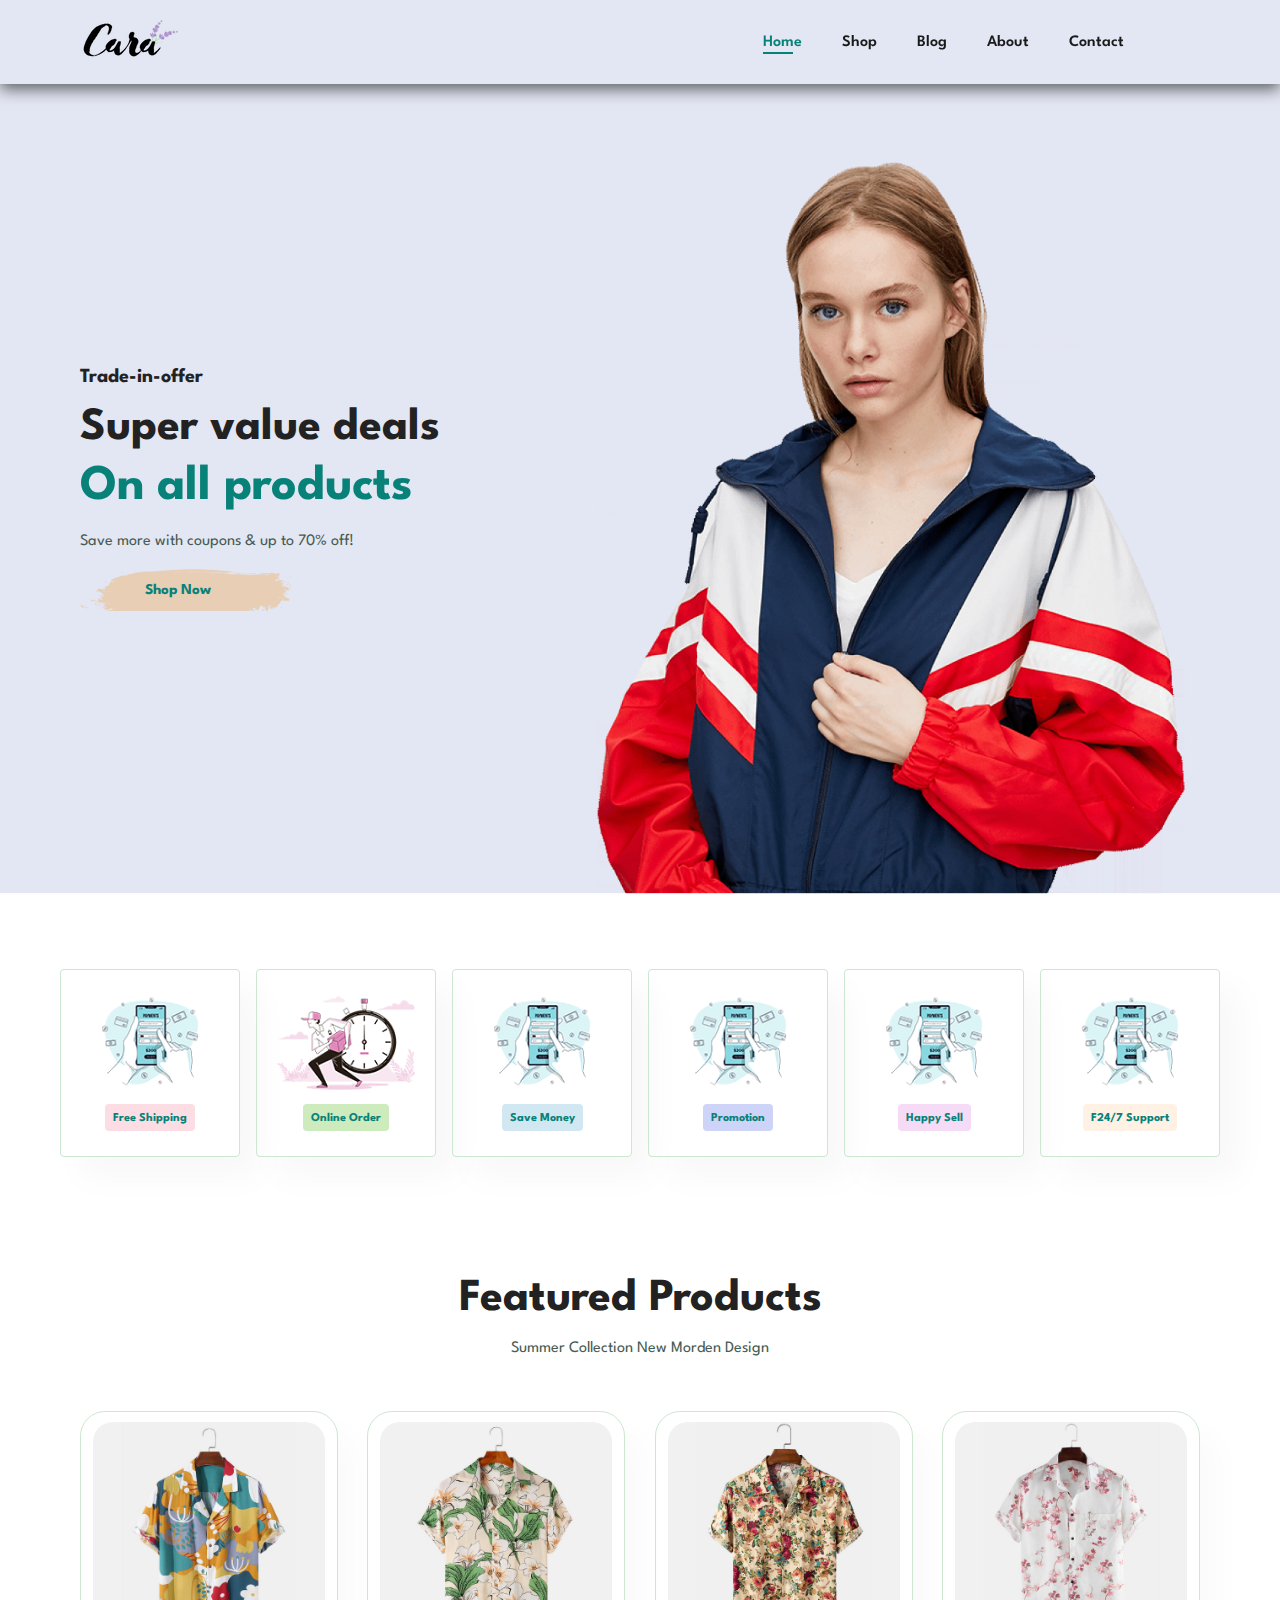
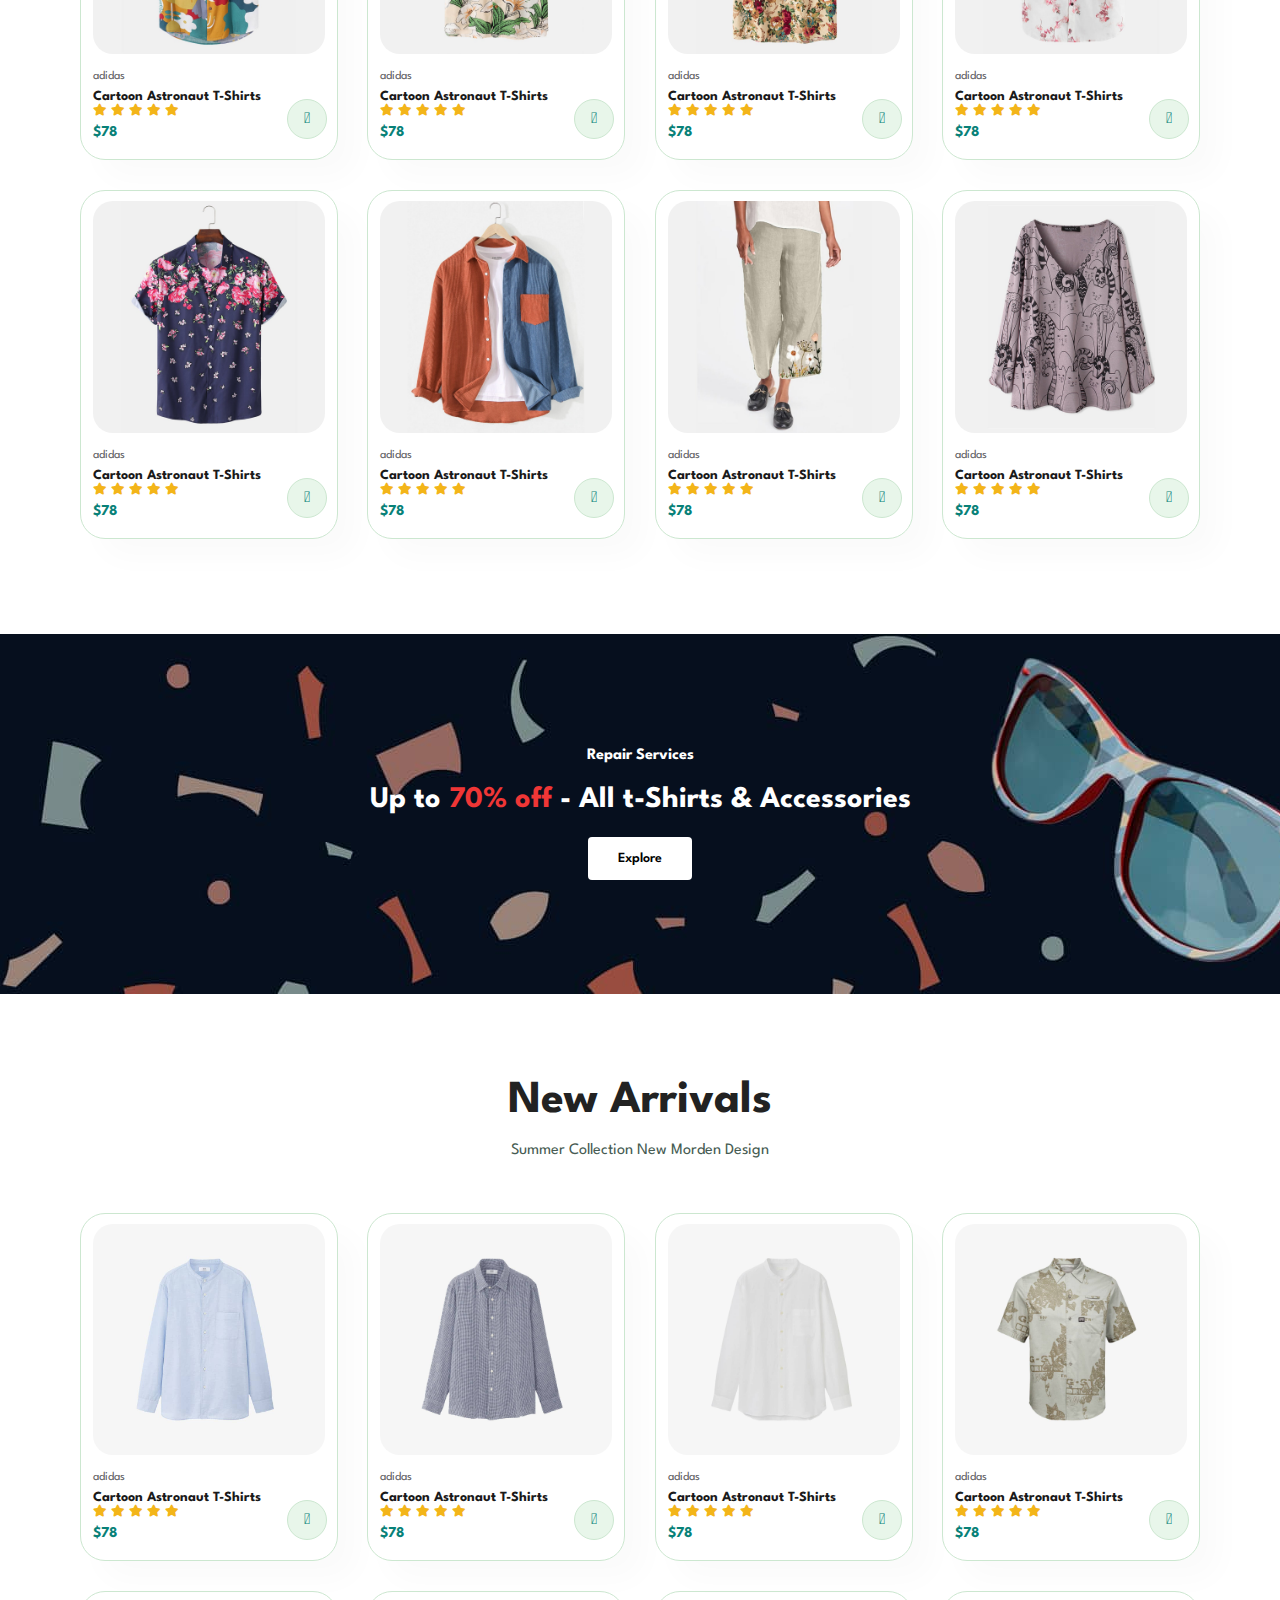
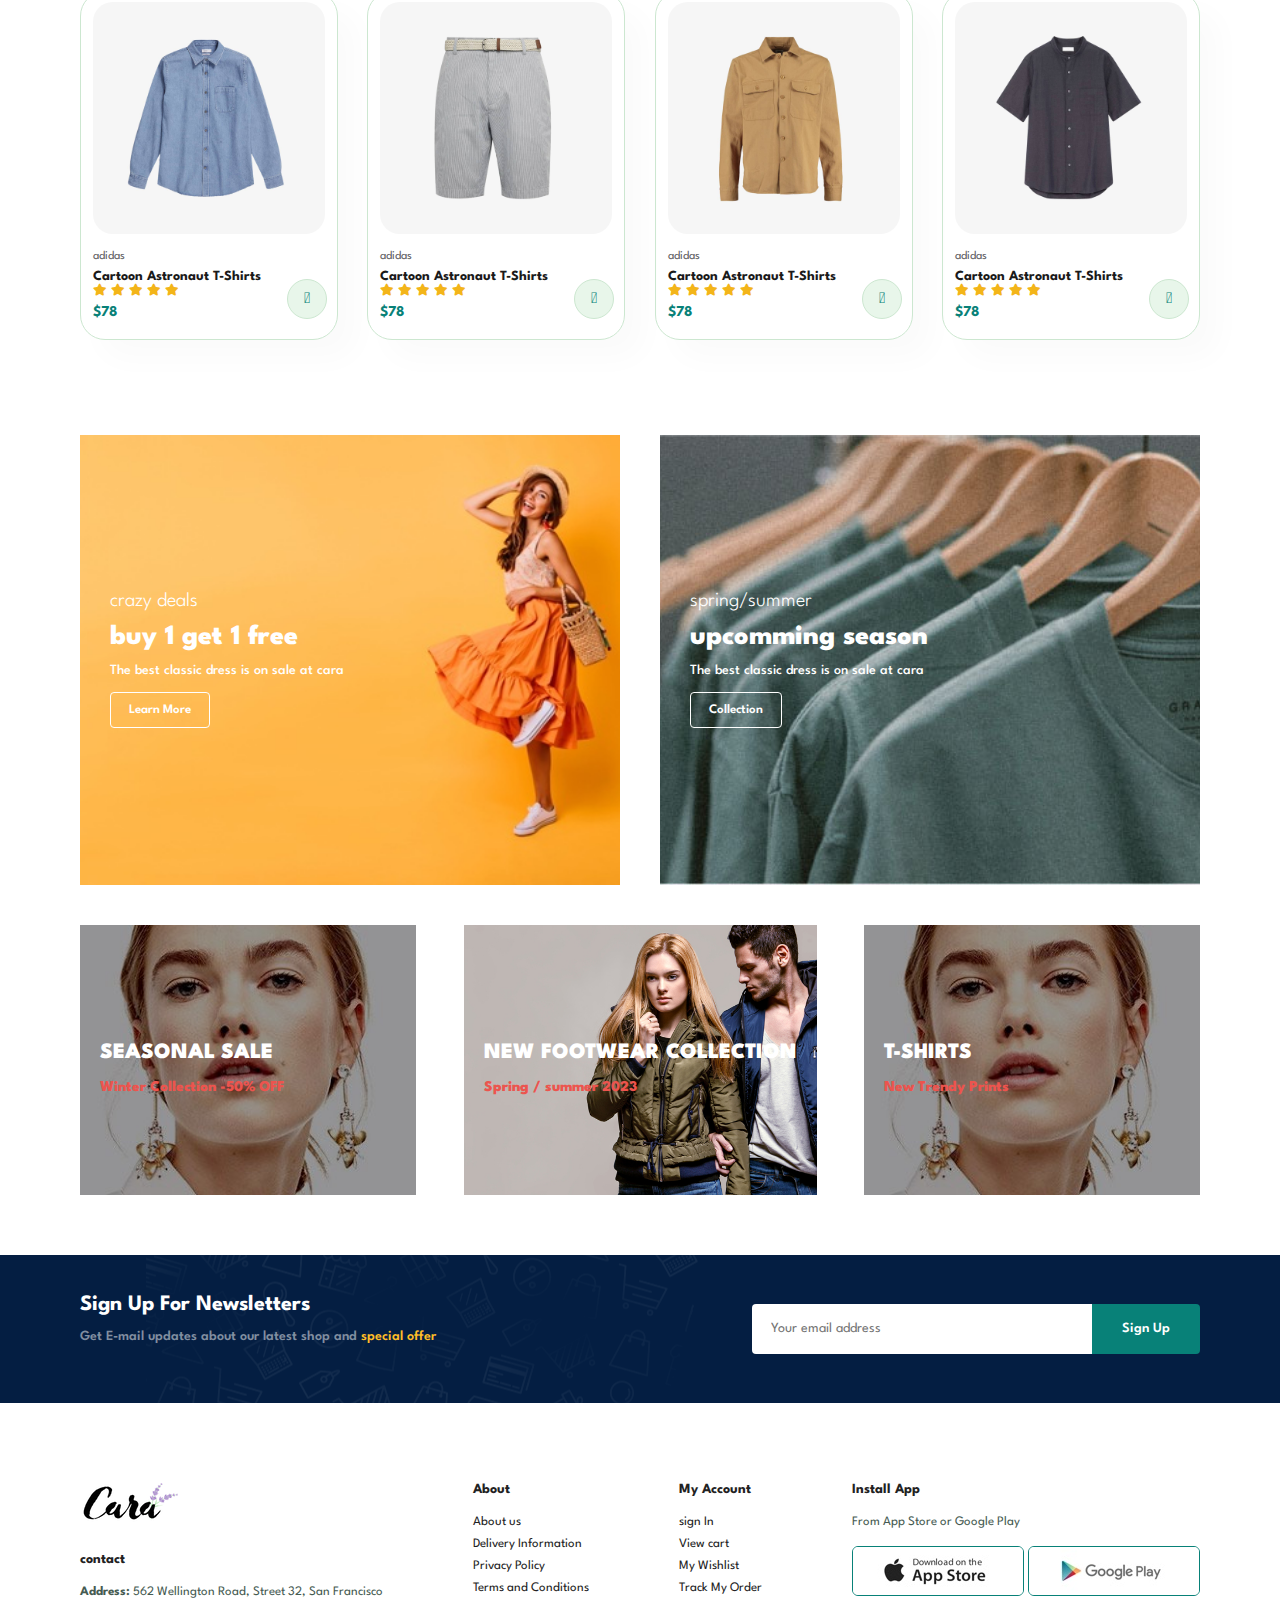
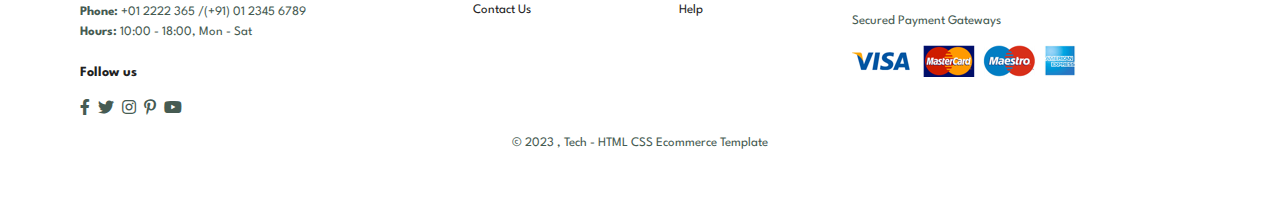
<file: index.html>
<!DOCTYPE html>
<html lang="en">
<head>
    <meta charset="UTF-8">
    <meta http-equiv="X-UA-Compatible" content="IE=edge">
    <meta name="viewport" content="width=device-width, initial-scale=1.0">
    <title>Responsive Multipage Ecommerce Website</title>
    <link rel="stylesheet" href="https://pro.fontawesome.com/releases/v5.10.0/css/all.css" />
    <link rel="stylesheet" href="style.css">
</head>
<body>
    <!-- section bar -->
    <section id="header">
        <a href="#"><img src="img/logo.png" class="logo" alt=""></a>
        <div>
            <ul id="navbar">
                <li><a  class="active" href="index.html">Home</a></li>
                <li><a href="shop.html">Shop</a></li>
                <li><a href="blog.html">Blog</a></li>
                <li><a href="about.html">About</a></li>
                <li><a href="contact.html">Contact</a></li>
                <li id="lg-bag"><a href="cart.html"><i class="far fa-shopping-bag"></i></a></li>
                <a href="#" id="close"  ><i class="far fa-times"></i></a>
            </ul>
        </div>

        <div id="mobile">
            <a href="cart.html"><i class="far fa-shopping-bag"></i></a>
            <i id="bar" class="fas fa-outdent"></i>
        </div>
    </section>
    
    <!-- hero sectionbar -->
    <section id="hero">
       <h4>Trade-in-offer</h4>
       <h2>Super value deals</h2>
       <h1>On all products</h1>
       <p>Save more with coupons & up to 70% off! </p>
       <button>Shop Now</button>
    </section>

    <!-- feature bar -->
    <section id="feature" class="section-p1">
        <div class="box">
            <img src="img/feature/f1.png" alt="">
             <h6>Free Shipping</h6>
        </div>

        <div class="box">
            <img src="img/feature/f2.png" alt="">
             <h6>Online Order</h6>
        </div>

        <div class="box">
            <img src="img/feature/f1.png" alt="">
             <h6>Save Money</h6>
        </div>

        <div class="box">
            <img src="img/feature/f1.png" alt="">
             <h6>Promotion</h6>
        </div>

        <div class="box">
            <img src="img/feature/f1.png" alt="">
             <h6>Happy Sell</h6>
        </div>

        <div class="box">
            <img src="img/feature/f1.png" alt="">
             <h6>F24/7 Support</h6>
        </div>

    </section>

    <section id="product1" class="section-p1">
        <h2>Featured Products</h2>
        <p>Summer Collection New Morden Design</p>

        <div class="pro-container">
            <div class="pro">
           <img src="img/products/f1.jpg" alt="">
           <div class="des">
            <span>
                adidas
            </span>
            <h5>Cartoon Astronaut T-Shirts</h5>
            <div class="star">
                <i class="fas fa-star"></i>
                <i class="fas fa-star"></i>
                <i class="fas fa-star"></i>
                <i class="fas fa-star"></i>
                <i class="fas fa-star"></i>
            </div>
            <h4>$78</h4>
           </div>
           <a href="#"><i class="fal fa-shopping-cart cart "></i></a>
          </div>
          <div class="pro">
            <img src="img/products/f2.jpg" alt="">
            <div class="des">
             <span>
                 adidas
             </span>
             <h5>Cartoon Astronaut T-Shirts</h5>
             <div class="star">
                 <i class="fas fa-star"></i>
                 <i class="fas fa-star"></i>
                 <i class="fas fa-star"></i>
                 <i class="fas fa-star"></i>
                 <i class="fas fa-star"></i>
             </div>
             <h4>$78</h4>
            </div>
            <a href="#"><i class="fal fa-shopping-cart cart "></i></a>
           </div>   <div class="pro">
            <img src="img/products/f3.jpg" alt="">
            <div class="des">
             <span>
                 adidas
             </span>
             <h5>Cartoon Astronaut T-Shirts</h5>
             <div class="star">
                 <i class="fas fa-star"></i>
                 <i class="fas fa-star"></i>
                 <i class="fas fa-star"></i>
                 <i class="fas fa-star"></i>
                 <i class="fas fa-star"></i>
             </div>
             <h4>$78</h4>
            </div>
            <a href="#"><i class="fal fa-shopping-cart cart "></i></a>
           </div>   <div class="pro">
            <img src="img/products/f4.jpg" alt="">
            <div class="des">
             <span>
                 adidas
             </span>
             <h5>Cartoon Astronaut T-Shirts</h5>
             <div class="star">
                 <i class="fas fa-star"></i>
                 <i class="fas fa-star"></i>
                 <i class="fas fa-star"></i>
                 <i class="fas fa-star"></i>
                 <i class="fas fa-star"></i>
             </div>
             <h4>$78</h4>
            </div>
            <a href="#"><i class="fal fa-shopping-cart cart "></i></a>
           </div>   <div class="pro">
            <img src="img/products/f5.jpg" alt="">
            <div class="des">
             <span>
                 adidas
             </span>
             <h5>Cartoon Astronaut T-Shirts</h5>
             <div class="star">
                 <i class="fas fa-star"></i>
                 <i class="fas fa-star"></i>
                 <i class="fas fa-star"></i>
                 <i class="fas fa-star"></i>
                 <i class="fas fa-star"></i>
             </div>
             <h4>$78</h4>
            </div>
            <a href="#"><i class="fal fa-shopping-cart cart "></i></a>
           </div>   <div class="pro">
            <img src="img/products/f6.jpg" alt="">
            <div class="des">
             <span>
                 adidas
             </span>
             <h5>Cartoon Astronaut T-Shirts</h5>
             <div class="star">
                 <i class="fas fa-star"></i>
                 <i class="fas fa-star"></i>
                 <i class="fas fa-star"></i>
                 <i class="fas fa-star"></i>
                 <i class="fas fa-star"></i>
             </div>
             <h4>$78</h4>
            </div>
            <a href="#"><i class="fal fa-shopping-cart cart "></i></a>
           </div>   <div class="pro">
            <img src="img/products/f7.jpg" alt="">
            <div class="des">
             <span>
                 adidas
             </span>
             <h5>Cartoon Astronaut T-Shirts</h5>
             <div class="star">
                 <i class="fas fa-star"></i>
                 <i class="fas fa-star"></i>
                 <i class="fas fa-star"></i>
                 <i class="fas fa-star"></i>
                 <i class="fas fa-star"></i>
             </div>
             <h4>$78</h4>
            </div>
            <a href="#"><i class="fal fa-shopping-cart cart "></i></a>
           </div>   <div class="pro">
            <img src="img/products/f8.jpg" alt="">
            <div class="des">
             <span>
                 adidas
             </span>
             <h5>Cartoon Astronaut T-Shirts</h5>
             <div class="star">
                 <i class="fas fa-star"></i>
                 <i class="fas fa-star"></i>
                 <i class="fas fa-star"></i>
                 <i class="fas fa-star"></i>
                 <i class="fas fa-star"></i>
             </div>
             <h4>$78</h4>
            </div>
            <a href="#"><i class="fal fa-shopping-cart cart "></i></a>
           </div>
        </div>
    </section>

    <!-- banner bar -->
    <section id="banner" class="section-m1">
        <h4>Repair Services</h4>
        <h2>Up to <span>70% off</span> - All t-Shirts & Accessories</h2>
        <button class="normal">Explore</button>
    </section>
     
    <!-- new arrival feature bar -->
    <section id="product1" class="section-p1">
        <h2>New Arrivals</h2>
        <p>Summer Collection New Morden Design</p>

        <div class="pro-container">
            <div class="pro">
           <img src="img/products/n1.jpg" alt="">
           <div class="des">
            <span>
                adidas
            </span>
            <h5>Cartoon Astronaut T-Shirts</h5>
            <div class="star">
                <i class="fas fa-star"></i>
                <i class="fas fa-star"></i>
                <i class="fas fa-star"></i>
                <i class="fas fa-star"></i>
                <i class="fas fa-star"></i>
            </div>
            <h4>$78</h4>
           </div>
           <a href="#"><i class="fal fa-shopping-cart cart "></i></a>
          </div>
          <div class="pro">
            <img src="img/products/n2.jpg" alt="">
            <div class="des">
             <span>
                 adidas
             </span>
             <h5>Cartoon Astronaut T-Shirts</h5>
             <div class="star">
                 <i class="fas fa-star"></i>
                 <i class="fas fa-star"></i>
                 <i class="fas fa-star"></i>
                 <i class="fas fa-star"></i>
                 <i class="fas fa-star"></i>
             </div>
             <h4>$78</h4>
            </div>
            <a href="#"><i class="fal fa-shopping-cart cart "></i></a>
           </div>   <div class="pro">
            <img src="img/products/n3.jpg" alt="">
            <div class="des">
             <span>
                 adidas
             </span>
             <h5>Cartoon Astronaut T-Shirts</h5>
             <div class="star">
                 <i class="fas fa-star"></i>
                 <i class="fas fa-star"></i>
                 <i class="fas fa-star"></i>
                 <i class="fas fa-star"></i>
                 <i class="fas fa-star"></i>
             </div>
             <h4>$78</h4>
            </div>
            <a href="#"><i class="fal fa-shopping-cart cart "></i></a>
           </div>   <div class="pro">
            <img src="img/products/n4.jpg" alt="">
            <div class="des">
             <span>
                 adidas
             </span>
             <h5>Cartoon Astronaut T-Shirts</h5>
             <div class="star">
                 <i class="fas fa-star"></i>
                 <i class="fas fa-star"></i>
                 <i class="fas fa-star"></i>
                 <i class="fas fa-star"></i>
                 <i class="fas fa-star"></i>
             </div>
             <h4>$78</h4>
            </div>
            <a href="#"><i class="fal fa-shopping-cart cart "></i></a>
           </div>   <div class="pro">
            <img src="img/products/n5.jpg" alt="">
            <div class="des">
             <span>
                 adidas
             </span>
             <h5>Cartoon Astronaut T-Shirts</h5>
             <div class="star">
                 <i class="fas fa-star"></i>
                 <i class="fas fa-star"></i>
                 <i class="fas fa-star"></i>
                 <i class="fas fa-star"></i>
                 <i class="fas fa-star"></i>
             </div>
             <h4>$78</h4>
            </div>
            <a href="#"><i class="fal fa-shopping-cart cart "></i></a>
           </div>   <div class="pro">
            <img src="img/products/n6.jpg" alt="">
            <div class="des">
             <span>
                 adidas
             </span>
             <h5>Cartoon Astronaut T-Shirts</h5>
             <div class="star">
                 <i class="fas fa-star"></i>
                 <i class="fas fa-star"></i>
                 <i class="fas fa-star"></i>
                 <i class="fas fa-star"></i>
                 <i class="fas fa-star"></i>
             </div>
             <h4>$78</h4>
            </div>
            <a href="#"><i class="fal fa-shopping-cart cart "></i></a>
           </div>   <div class="pro">
            <img src="img/products/n7.jpg" alt="">
            <div class="des">
             <span>
                 adidas
             </span>
             <h5>Cartoon Astronaut T-Shirts</h5>
             <div class="star">
                 <i class="fas fa-star"></i>
                 <i class="fas fa-star"></i>
                 <i class="fas fa-star"></i>
                 <i class="fas fa-star"></i>
                 <i class="fas fa-star"></i>
             </div>
             <h4>$78</h4>
            </div>
            <a href="#"><i class="fal fa-shopping-cart cart "></i></a>
           </div>   <div class="pro">
            <img src="img/products/n8.jpg" alt="">
            <div class="des">
             <span>
                 adidas
             </span>
             <h5>Cartoon Astronaut T-Shirts</h5>
             <div class="star">
                 <i class="fas fa-star"></i>
                 <i class="fas fa-star"></i>
                 <i class="fas fa-star"></i>
                 <i class="fas fa-star"></i>
                 <i class="fas fa-star"></i>
             </div>
             <h4>$78</h4>
            </div>
            <a href="#"><i class="fal fa-shopping-cart cart "></i></a>
           </div>
        </div>
    </section>

    <!-- banner2 bar -->
    <section id="sm-banner1" class="section-p1">
        <div class="banner-box">
            <h4>crazy deals</h4>
            <h2>buy 1 get 1 free</h2>
            <span>The best classic dress is on sale at cara</span>
            <button class="white">Learn More</button>
        </div>
        <div class="banner-box banner-box2">
            <h4>spring/summer</h4>
            <h2>upcomming season</h2>
            <span>The best classic dress is on sale at cara</span>
            <button class="white">Collection</button>
        </div>
    </section>

    <!-- banner3 bar -->
    <section id="banner3">
        <div class="banner-box  ">
            <h2>SEASONAL SALE</h2>
            <h3>Winter Collection -50% OFF</h3>
        </div>
        <div class="banner-box banner-box2">
            <h2>NEW FOOTWEAR COLLECTION</h2>
            <h3>Spring / summer 2023</h3>
        </div>
        <div class="banner-box banner-box3">
            <h2>T-SHIRTS</h2>
            <h3>New Trendy Prints</h3>
        </div>
    </section>

    <!-- newsletterSection -->
    <section id="newsletter"  class="section-p1 section-m1">
       <div class="newstext">
        <h4>Sign Up For Newsletters</h4>
        <p>Get E-mail updates about our latest shop and <span>special offer</span></p>
       </div>
       <div class="form">
        <input type="text" placeholder="Your email address">
        <button class="normal">Sign Up</button>
       </div>
    </section>

    <!-- footer bar -->
    <footer class="section-p1">
        <div class="col">
            <img  class="logo" src="img/logo.png" alt="">
            <h4>contact</h4>
            <p><strong>Address: </strong>562 Wellington Road, Street 32, San Francisco</p>
            <p><strong>Phone:</strong> +01 2222 365 /(+91) 01 2345 6789 </p>
            <p><strong>Hours:</strong> 10:00 - 18:00, Mon - Sat</p>
            <div class="follow">
                <h4>Follow us</h4>
                <div class="icon">
                    <i class="fab fa-facebook-f"></i>
                    <i class="fab fa-twitter"></i>
                    <i class="fab fa-instagram"></i>
                    <i class="fab fa-pinterest-p"></i>
                    <i class="fab fa-youtube"></i>
                </div>
            </div>
        </div>

        <div class="col">
            <h4>About</h4>
            <a href="#">About us</a>
            <a href="#">Delivery Information</a>
            <a href="#">Privacy Policy</a>
            <a href="#">Terms and Conditions</a>
            <a href="#">Contact Us</a>
        </div>


        <div class="col">
            <h4>My Account</h4>
            <a href="#">sign In</a>
            <a href="#">View cart</a>
            <a href="#">My Wishlist</a>
            <a href="#">Track My Order</a>
            <a href="#">Help</a>
        </div>

         
        <div class="col install">
            <h4>Install App</h4>
            <p>From App Store or Google Play</p>
            <div class="row">
                <img src="img/pay/app.jpg" alt="">
                <img src="img/pay/play.jpg" alt="">
            </div>
            <p>Secured Payment Gateways</p>
            <img src="img/pay/pay.png" alt="">
        </div>
        
        <div class="copyright">
            <p>© 2023 , Tech - HTML CSS Ecommerce Template</p>
        </div>
    </footer>
    
    <script  src="./script.js"></script>
</body>
</html>
</file>
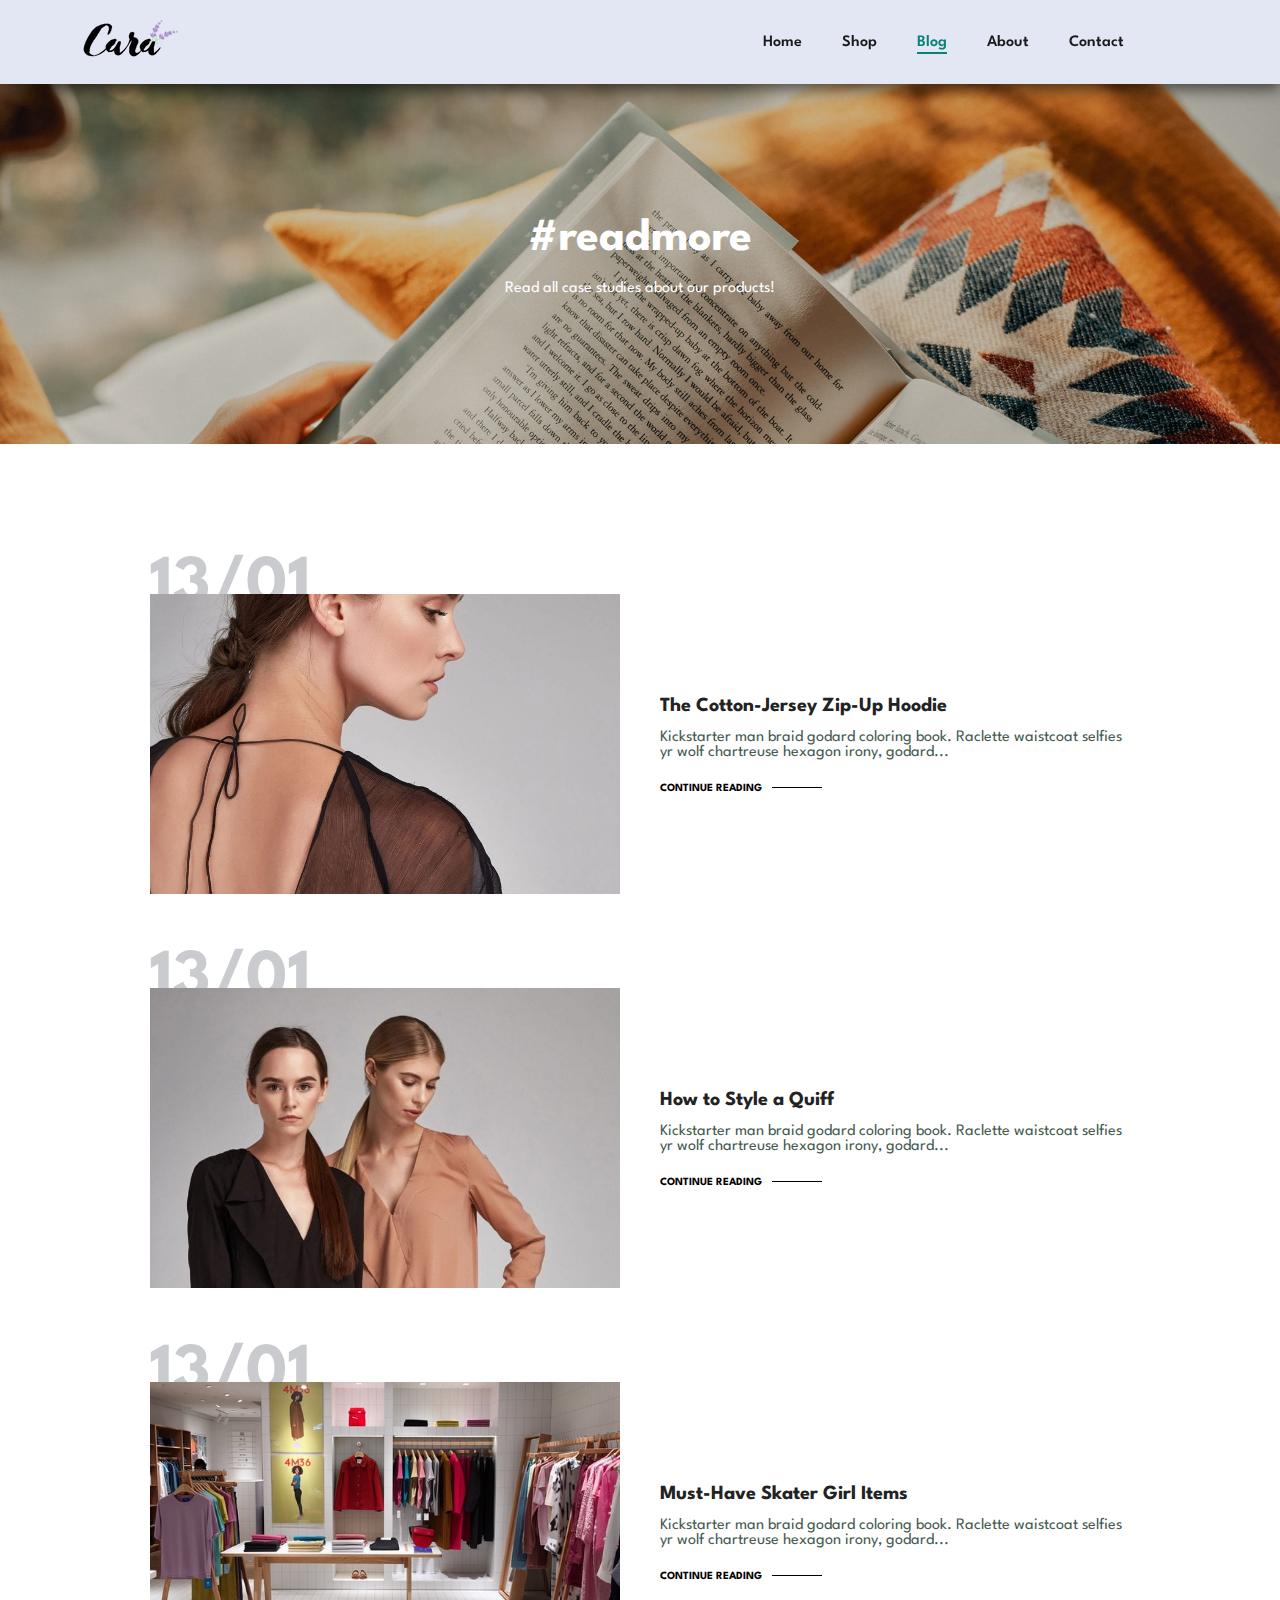
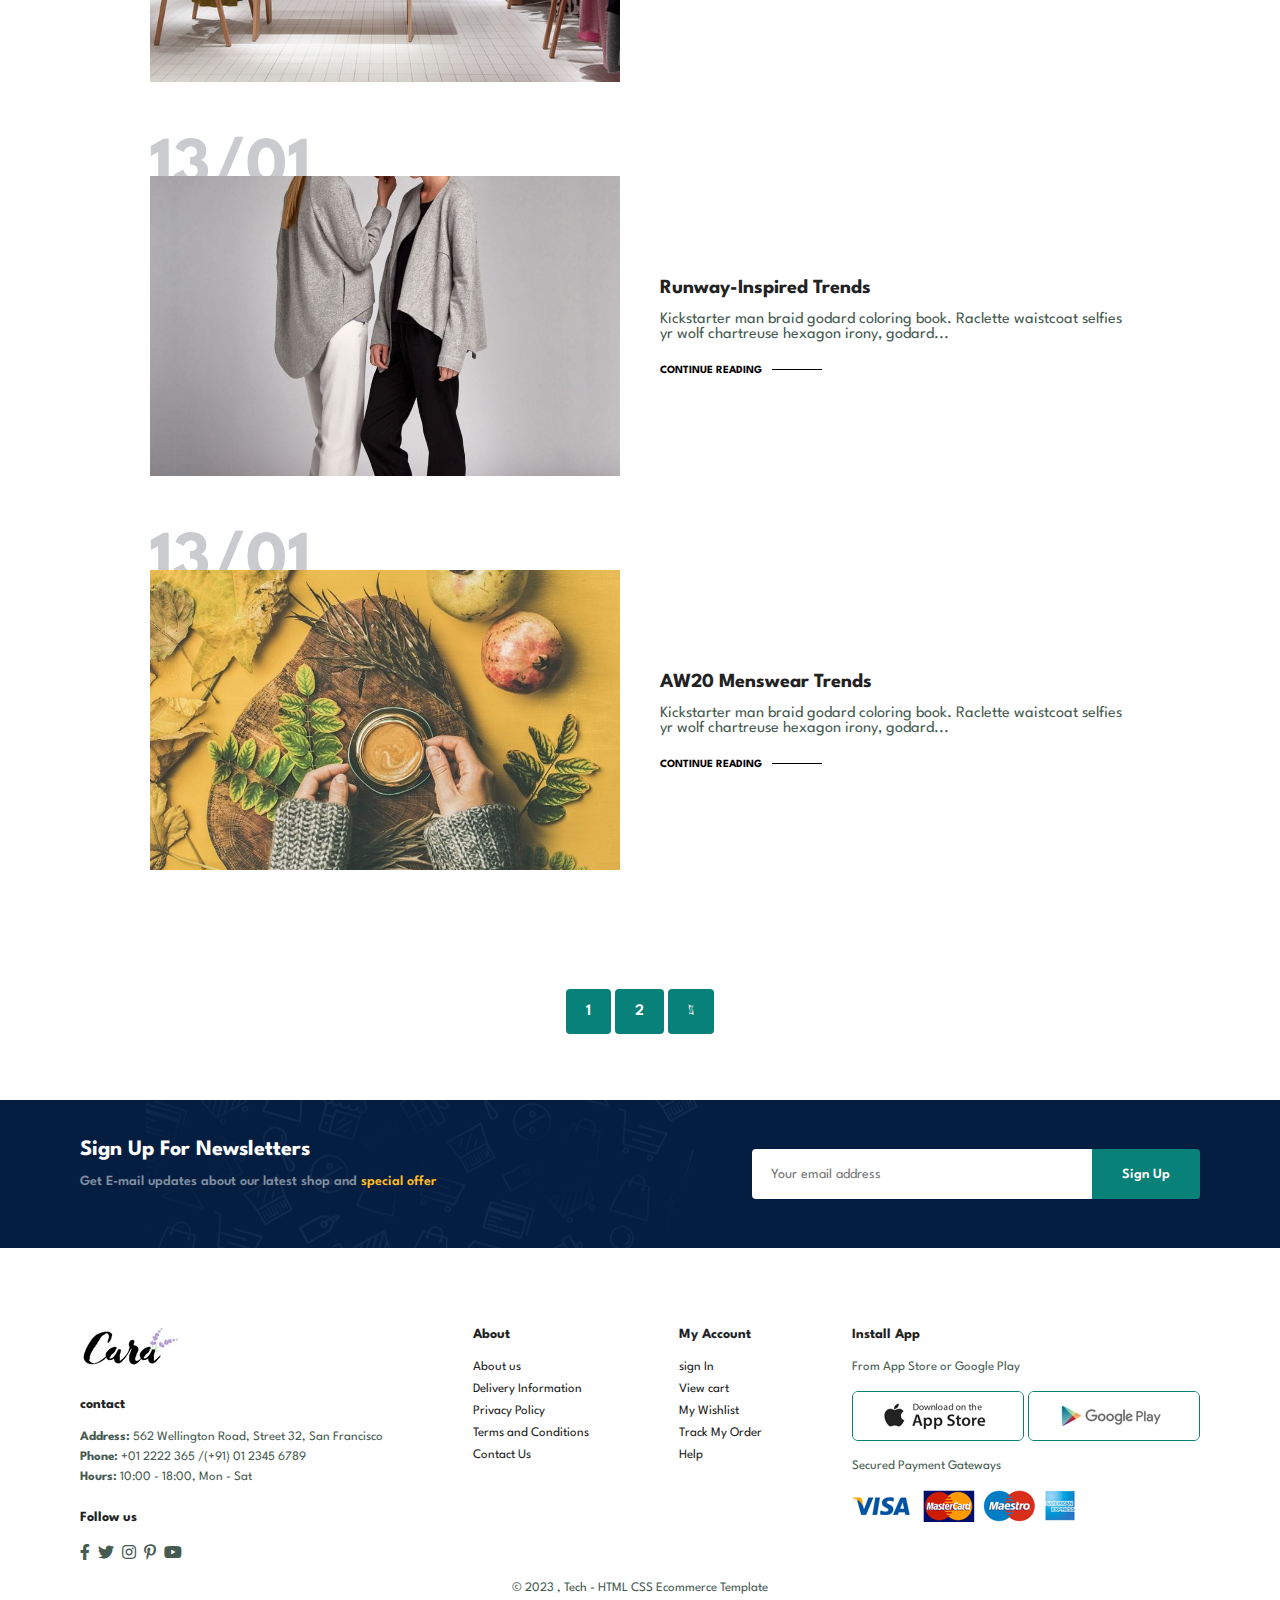
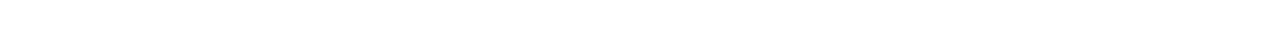
<file: blog.html>
<!DOCTYPE html>
<html lang="en">
<head>
    <meta charset="UTF-8">
    <meta http-equiv="X-UA-Compatible" content="IE=edge">
    <meta name="viewport" content="width=device-width, initial-scale=1.0">
    <title>Responsive Multipage Ecommerce Website</title>
    <link rel="stylesheet" href="https://pro.fontawesome.com/releases/v5.10.0/css/all.css" />
    <link rel="stylesheet" href="style.css">
</head>
<body>
    <!-- section bar -->
    <section id="header">
        <a href="#"><img src="img/logo.png" class="logo" alt=""></a>
        <div>
            <ul id="navbar">
                <li><a  href="index.html">Home</a></li>
                <li><a  href="shop.html">Shop</a></li>
                <li><a  class="active" href="blog.html">Blog</a></li>
                <li><a href="about.html">About</a></li>
                <li><a href="contact.html">Contact</a></li>
                <li id="lg-bag"><a href="cart.html"><i class="far fa-shopping-bag"></i></a></li>
                <a href="#" id="close"  ><i class="far fa-times"></i></a>
            </ul>
        </div>

        <div id="mobile">
            <a href="cart.html"><i class="far fa-shopping-bag"></i></a>
            <i id="bar" class="fas fa-outdent"></i>
        </div>
    </section>
    
    <!-- hero sectionbar -->
    <section id="page-header" class="blog-header">
       <h2>#readmore</h2>
       <p>Read all case studies about our products! </p>
    </section>

     <!-- blog section -->
     <section id="blog">
        <div class="blog-box">
            <div class="blog-img">
                <img src="img/blog/b1.jpg" alt="">
            </div>
            <div class="blog-details">
                <h4>The Cotton-Jersey Zip-Up Hoodie</h4>
                <p>
                    Kickstarter man braid godard coloring book. Raclette waistcoat selfies yr 
                    wolf chartreuse hexagon irony, godard...</p>
                    <a href="#">CONTINUE READING</a>
            </div>
            <h1>13/01</h1>
        </div>
        
        <div class="blog-box">
            <div class="blog-img">
                <img src="img/blog/b2.jpg" alt="">
            </div>
            <div class="blog-details">
                <h4>How to Style a Quiff</h4>
                <p>
                    Kickstarter man braid godard coloring book. Raclette waistcoat selfies yr 
                    wolf chartreuse hexagon irony, godard...</p>
                    <a href="#">CONTINUE READING</a>
            </div>
            <h1>13/01</h1>
        </div>

        <div class="blog-box">
            <div class="blog-img">
                <img src="img/blog/b3.jpg" alt="">
            </div>
            <div class="blog-details">
                <h4>Must-Have Skater Girl Items</h4>
                <p>
                    Kickstarter man braid godard coloring book. Raclette waistcoat selfies yr 
                    wolf chartreuse hexagon irony, godard...</p>
                    <a href="#">CONTINUE READING</a>
            </div>
            <h1>13/01</h1>
        </div>

        <div class="blog-box">
            <div class="blog-img">
                <img src="img/blog/b4.jpg" alt="">
            </div>
            <div class="blog-details">
                <h4>Runway-Inspired Trends</h4>
                <p>
                    Kickstarter man braid godard coloring book. Raclette waistcoat selfies yr 
                    wolf chartreuse hexagon irony, godard...</p>
                    <a href="#">CONTINUE READING</a>
            </div>
            <h1>13/01</h1>
        </div>

        <div class="blog-box">
            <div class="blog-img">
                <img src="img/blog/b6.jpg" alt="">
            </div>
            <div class="blog-details">
                <h4>AW20 Menswear Trends</h4>
                <p>
                    Kickstarter man braid godard coloring book. Raclette waistcoat selfies yr 
                    wolf chartreuse hexagon irony, godard...</p>
                    <a href="#">CONTINUE READING</a>
            </div>
            <h1>13/01</h1>
        </div>
     </section>

    <section id="pagination" class="section-p1">
        <a href="#">1</a>
        <a href="#">2</a>
        <a href="#"><i class="fal fa-long-arrow-alt-right"></i></a>

    </section>

    <!-- newsletterSection -->
    <section id="newsletter"  class="section-p1 section-m1">
       <div class="newstext">
        <h4>Sign Up For Newsletters</h4>
        <p>Get E-mail updates about our latest shop and <span>special offer</span></p>
       </div>
       <div class="form">
        <input type="text" placeholder="Your email address">
        <button class="normal">Sign Up</button>
       </div>
    </section>

    <!-- footer bar -->
    <footer class="section-p1">
        <div class="col">
            <img  class="logo" src="img/logo.png" alt="">
            <h4>contact</h4>
            <p><strong>Address: </strong>562 Wellington Road, Street 32, San Francisco</p>
            <p><strong>Phone:</strong> +01 2222 365 /(+91) 01 2345 6789 </p>
            <p><strong>Hours:</strong> 10:00 - 18:00, Mon - Sat</p>
            <div class="follow">
                <h4>Follow us</h4>
                <div class="icon">
                    <i class="fab fa-facebook-f"></i>
                    <i class="fab fa-twitter"></i>
                    <i class="fab fa-instagram"></i>
                    <i class="fab fa-pinterest-p"></i>
                    <i class="fab fa-youtube"></i>
                </div>
            </div>
        </div>

        <div class="col">
            <h4>About</h4>
            <a href="#">About us</a>
            <a href="#">Delivery Information</a>
            <a href="#">Privacy Policy</a>
            <a href="#">Terms and Conditions</a>
            <a href="#">Contact Us</a>
        </div>


        <div class="col">
            <h4>My Account</h4>
            <a href="#">sign In</a>
            <a href="#">View cart</a>
            <a href="#">My Wishlist</a>
            <a href="#">Track My Order</a>
            <a href="#">Help</a>
        </div>

         
        <div class="col install">
            <h4>Install App</h4>
            <p>From App Store or Google Play</p>
            <div class="row">
                <img src="img/pay/app.jpg" alt="">
                <img src="img/pay/play.jpg" alt="">
            </div>
            <p>Secured Payment Gateways</p>
            <img src="img/pay/pay.png" alt="">
        </div>
        
        <div class="copyright">
            <p>© 2023 , Tech - HTML CSS Ecommerce Template</p>
        </div>
    </footer>
    
    <script  src="./script.js"></script>
</body>
</html>
</file>
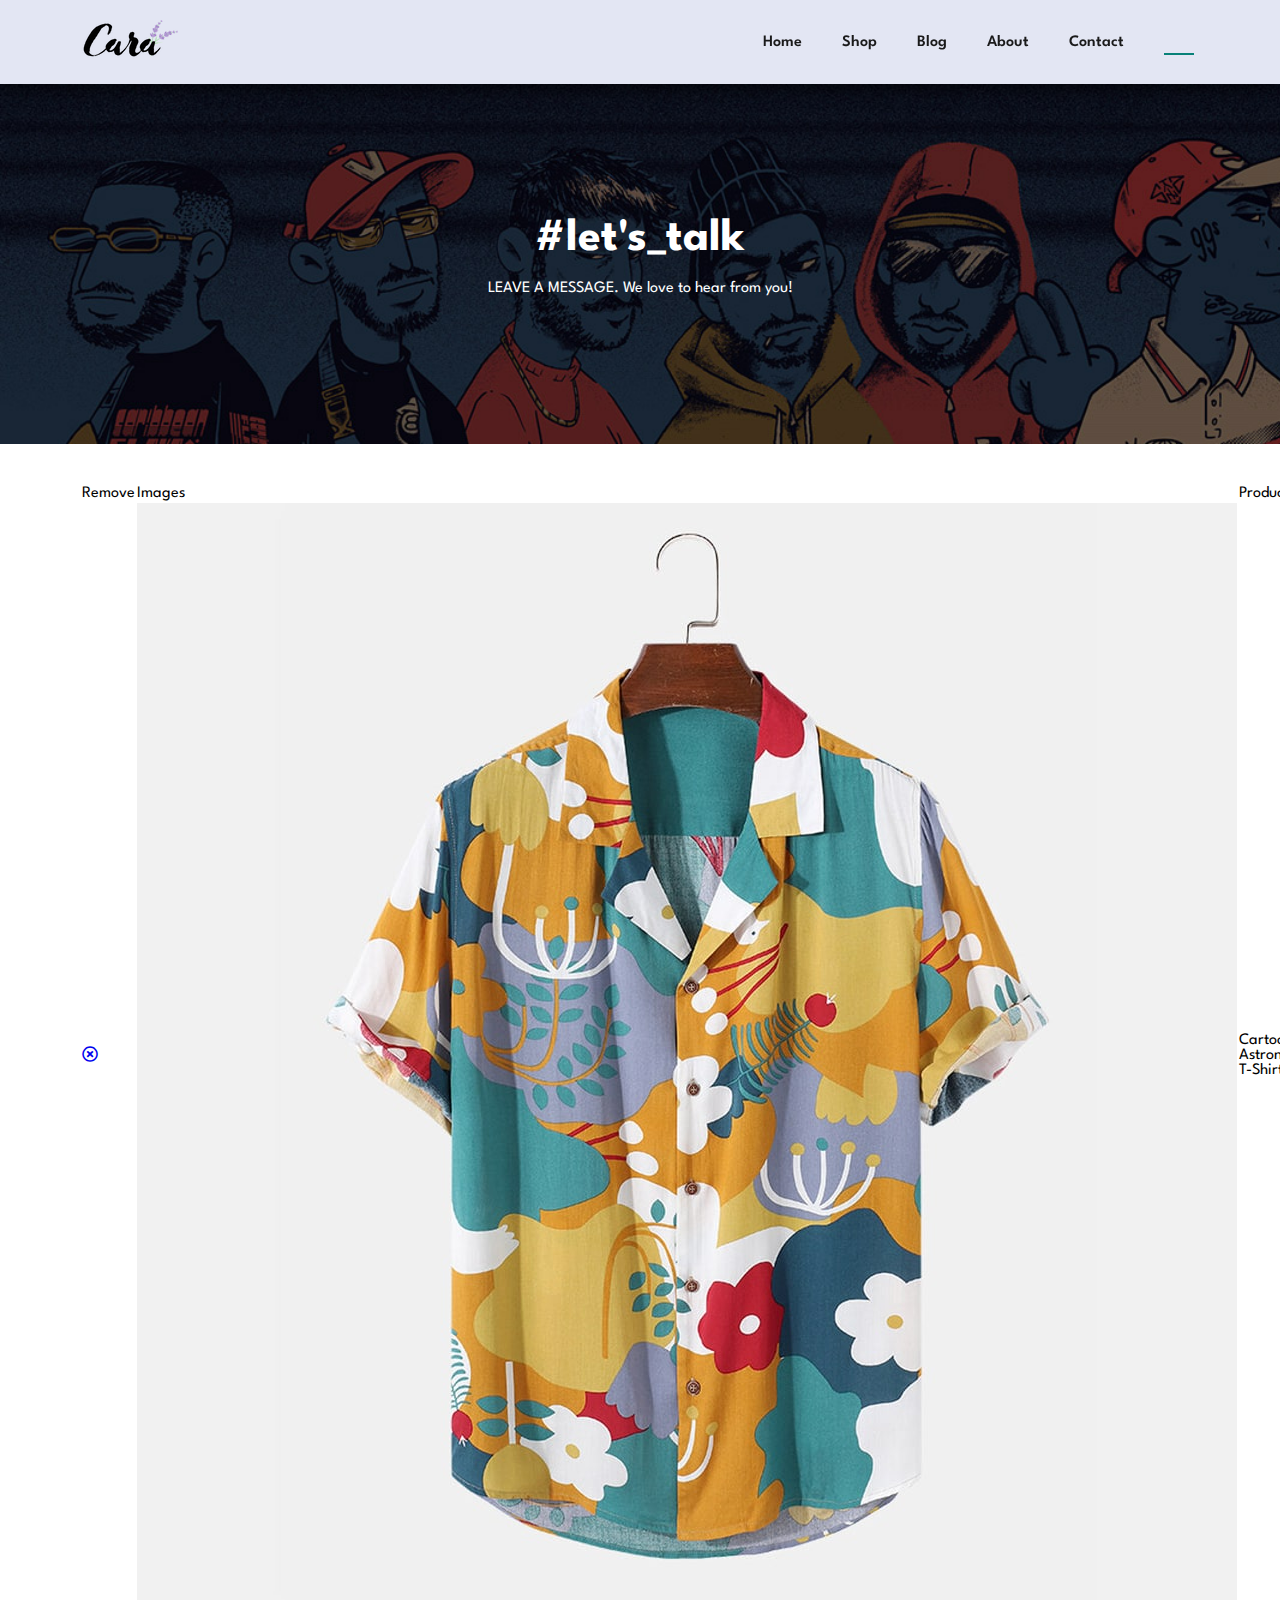
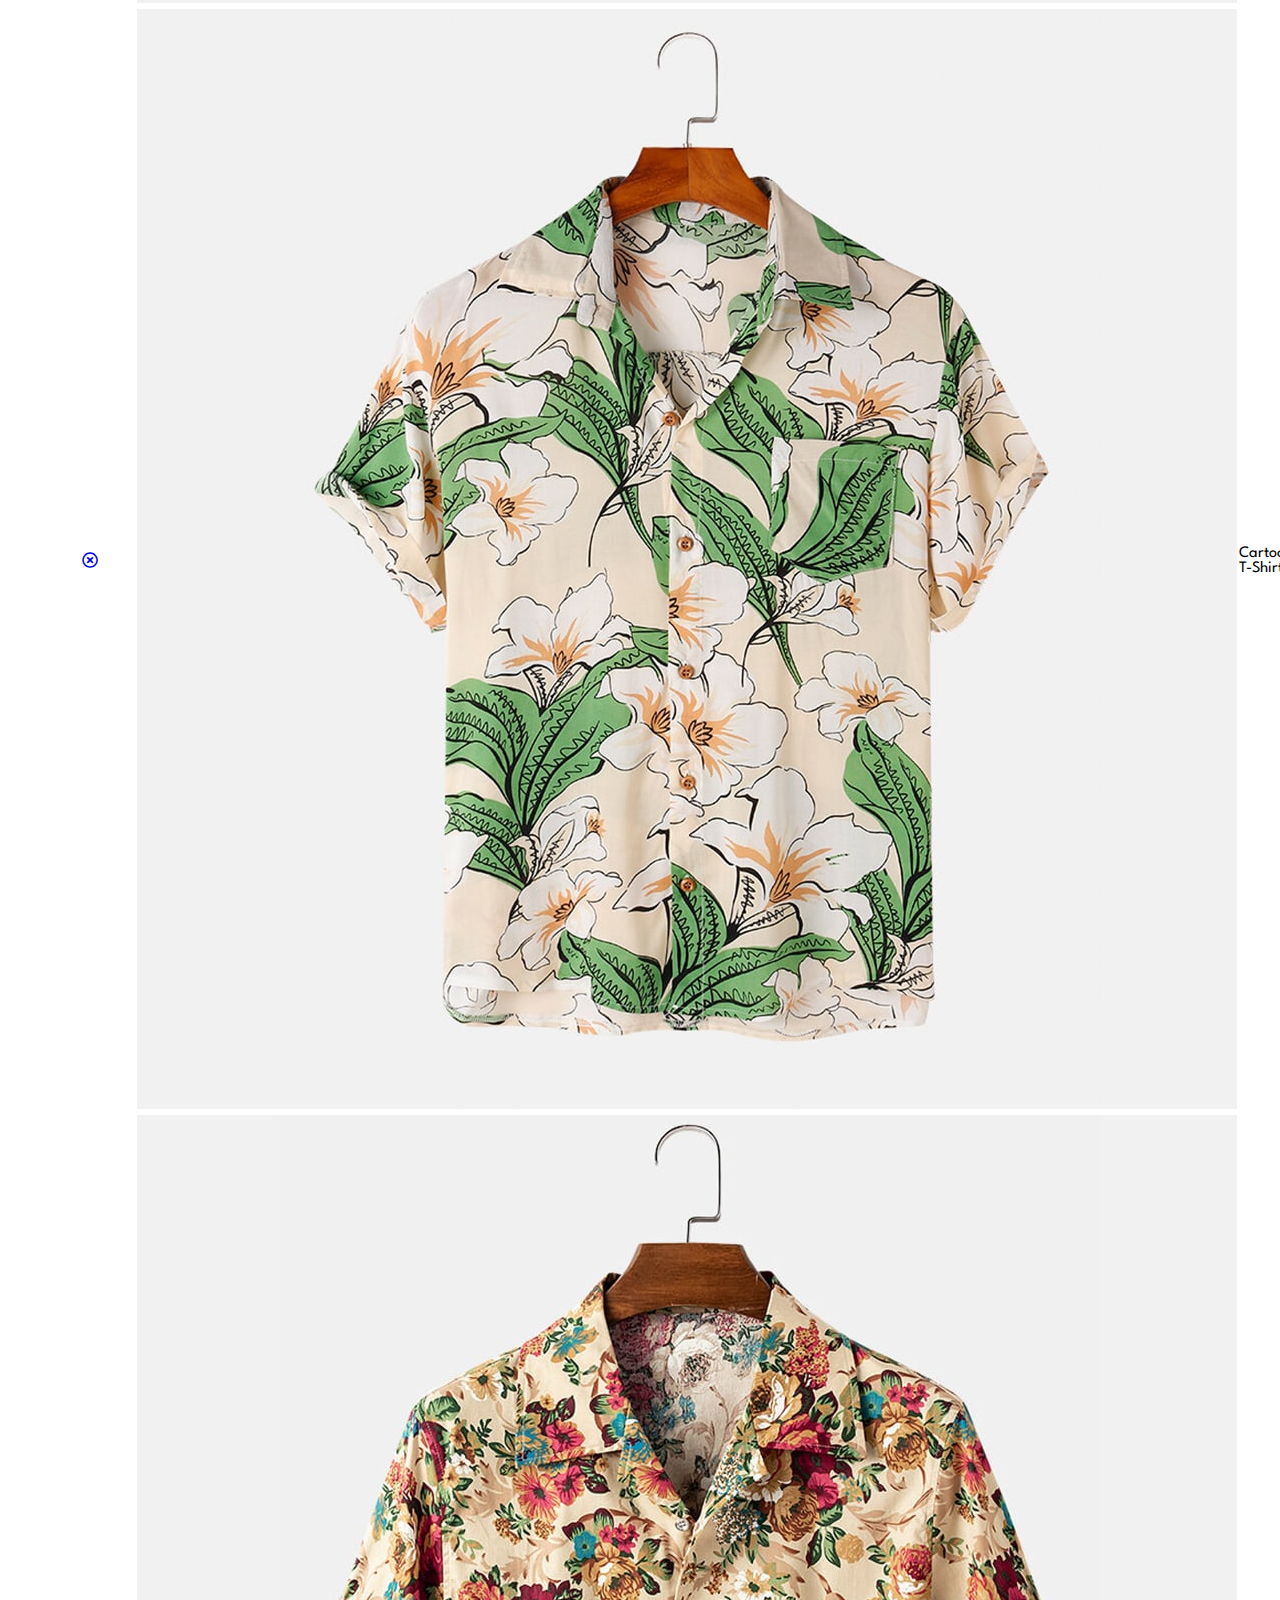
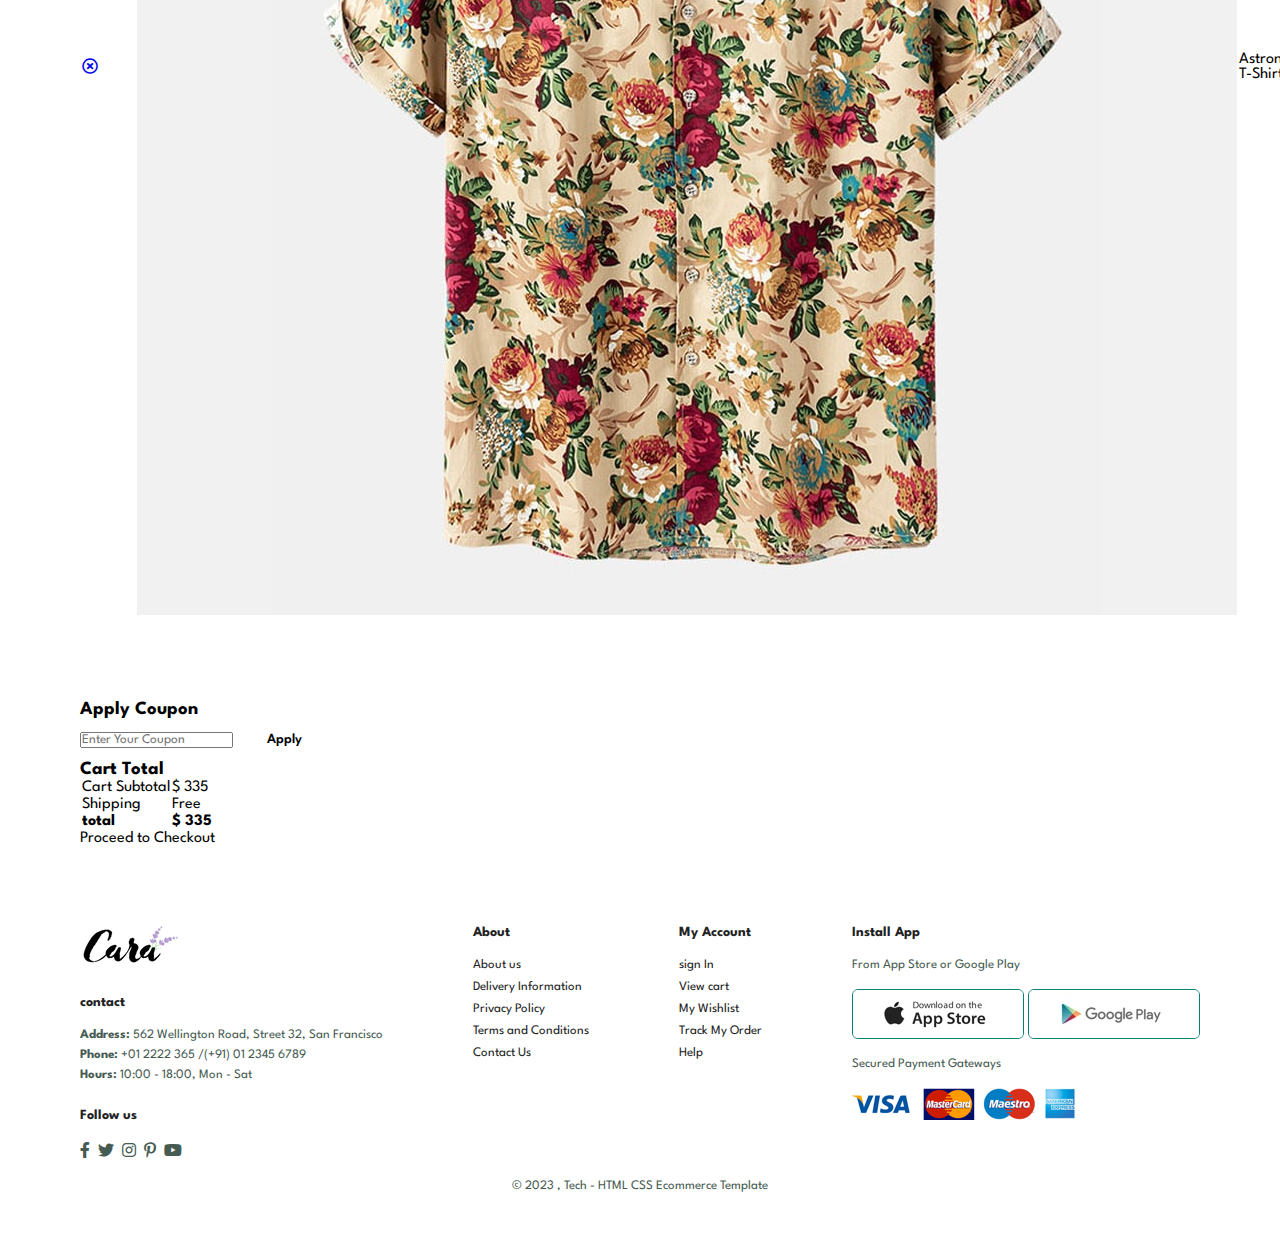
<file: cart.html>
<!DOCTYPE html>
<html lang="en">

<head>
    <meta charset="UTF-8">
    <meta http-equiv="X-UA-Compatible" content="IE=edge">
    <meta name="viewport" content="width=device-width, initial-scale=1.0">
    <title>Responsive Multipage Ecommerce Website</title>
    <link rel="stylesheet" href="https://pro.fontawesome.com/releases/v5.10.0/css/all.css" />
    <link rel="stylesheet" href="style.css">
</head>

<body>
    <!-- section bar -->
    <section id="header">
        <a href="#"><img src="img/logo.png" class="logo" alt=""></a>
        <div>
            <ul id="navbar">
                <li><a href="index.html">Home</a></li>
                <li><a href="shop.html">Shop</a></li>
                <li><a href="blog.html">Blog</a></li>
                <li><a href="about.html">About</a></li>
                <li><a href="contact.html">Contact</a></li>
                <li id="lg-bag"><a class="active" href="cart.html"><i class="far fa-shopping-bag"></i></a></li>
                <a href="#" id="close"><i class="far fa-times"></i></a>
            </ul>
        </div>

        <div id="mobile">
            <a href="cart.html"><i class="far fa-shopping-bag"></i></a>
            <i id="bar" class="fas fa-outdent"></i>
        </div>
    </section>

    <!-- hero sectionbar -->
    <section id="page-header" class="about-header">
        <h2>#let's_talk</h2>
        <p>LEAVE A MESSAGE. We love to hear from you!</p>
    </section>

    <!-- cart section  -->
    <section id="cart" class="section-p1">
        <table width="100%">
            <thead>
                <tr>
                <td>
                    Remove
                </td>
                <td>
                    Images
                </td>
                <td>
                    Product
                </td>
                <td>
                    Price
                </td>
                <td>
                    Quantity
                </td>
                <td>
                    Subtotal
                </td>
            </tr>
            </thead>
            <tbody>
                <tr>
                    <td><a href="#"> <i class="far fa-times-circle"></i></a></td>
                    <td><img src="img/products/f1.jpg" alt=""></td>
                    <td>Cartoon Astronaut T-Shirts</td>
                    <td>$118.19</td>
                    <td><input type="number" value="1"></td>
                    <td>$118.19</td>
                </tr>
                <tr>
                    <td><a href="#"> <i class="far fa-times-circle"></i></a></td>
                    <td><img src="img/products/f2.jpg" alt=""></td>
                    <td>Cartoon T-Shirts</td>
                    <td>$190.19</td>
                    <td><input type="number" value="1"></td>
                    <td>$190.19</td>
                </tr>
                <tr>
                    <td><a href="#"> <i class="far fa-times-circle"></i></a></td>
                    <td><img src="img/products/f3.jpg" alt=""></td>
                    <td> Astronaut T-Shirts</td>
                    <td>$191.19</td>
                    <td><input type="number" value="1"></td>
                    <td>$191.19</td>
                </tr>
            </tbody>
        </table>
    </section>

    <!-- cart caupon and total cart -->
    <section id="cart-add" class="section-p1">
      <div id="coupon">
        <h3>Apply Coupon</h3>
        <div>
            <input type="text" placeholder="Enter Your Coupon">
            <button class="normal">Apply</button>
        </div>
       </div>

       <div id="subtotal">

        <h3>Cart Total</h3>
        <table>
            <tr>
                <td>Cart Subtotal</td>
                <td>$ 335</td>
            </tr>
            <tr>
                <td>Shipping</td>
                <td>Free</td>
            </tr>
            <tr>
                <td><strong>
                    total
                </strong></td>
                <td><strong>
                 $ 335
                </strong></td>
            </tr>
        </table>

        <buttton  id="bd" class="normal" >Proceed to Checkout</buttton>
       </div>
    </section>
    
    <!-- footer bar -->
    <footer class="section-p1">
        <div class="col">
            <img class="logo" src="img/logo.png" alt="">
            <h4>contact</h4>
            <p><strong>Address: </strong>562 Wellington Road, Street 32, San Francisco</p>
            <p><strong>Phone:</strong> +01 2222 365 /(+91) 01 2345 6789 </p>
            <p><strong>Hours:</strong> 10:00 - 18:00, Mon - Sat</p>
            <div class="follow">
                <h4>Follow us</h4>
                <div class="icon">
                    <i class="fab fa-facebook-f"></i>
                    <i class="fab fa-twitter"></i>
                    <i class="fab fa-instagram"></i>
                    <i class="fab fa-pinterest-p"></i>
                    <i class="fab fa-youtube"></i>
                </div>
            </div>
        </div>

        <div class="col">
            <h4>About</h4>
            <a href="#">About us</a>
            <a href="#">Delivery Information</a>
            <a href="#">Privacy Policy</a>
            <a href="#">Terms and Conditions</a>
            <a href="#">Contact Us</a>
        </div>


        <div class="col">
            <h4>My Account</h4>
            <a href="#">sign In</a>
            <a href="#">View cart</a>
            <a href="#">My Wishlist</a>
            <a href="#">Track My Order</a>
            <a href="#">Help</a>
        </div>


        <div class="col install">
            <h4>Install App</h4>
            <p>From App Store or Google Play</p>
            <div class="row">
                <img src="img/pay/app.jpg" alt="">
                <img src="img/pay/play.jpg" alt="">
            </div>
            <p>Secured Payment Gateways</p>
            <img src="img/pay/pay.png" alt="">
        </div>

        <div class="copyright">
            <p>© 2023 , Tech - HTML CSS Ecommerce Template</p>
        </div>
    </footer>

    <script src="./script.js"></script>
</body>

</html>
</file>
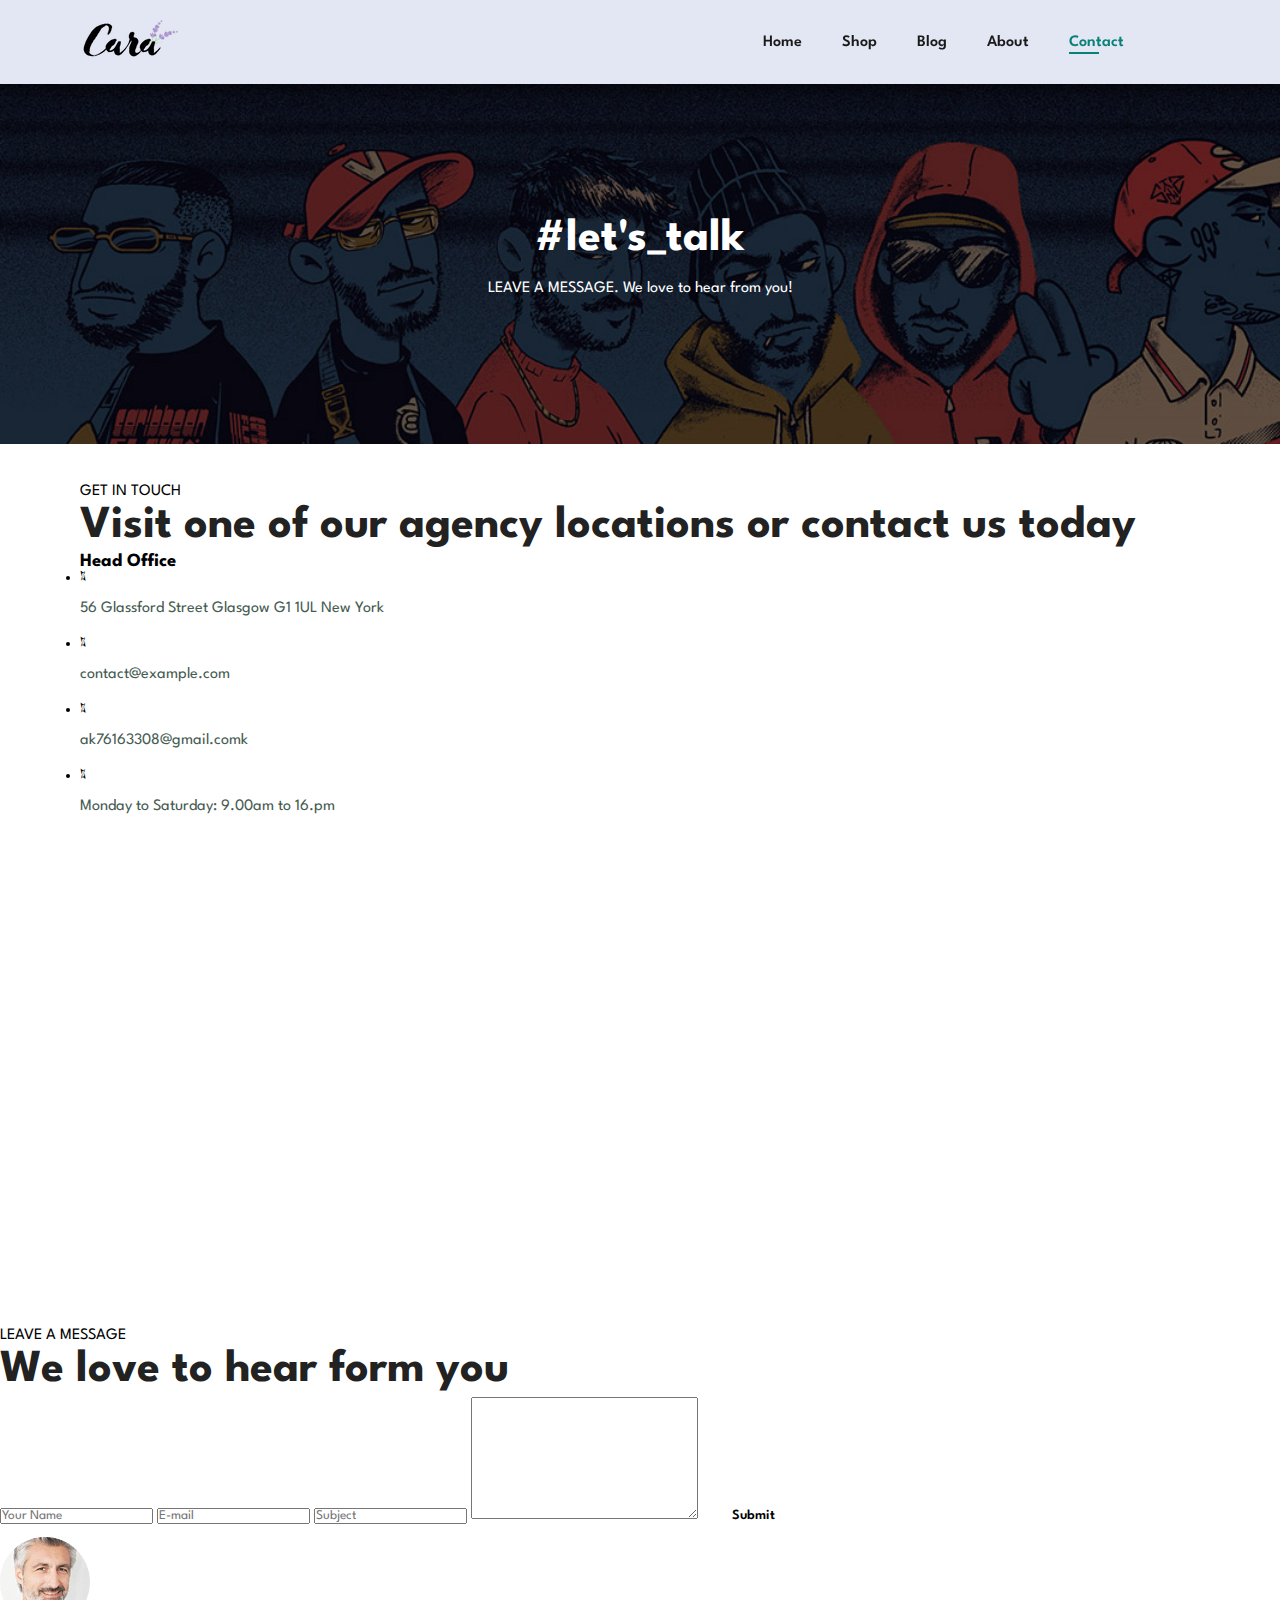
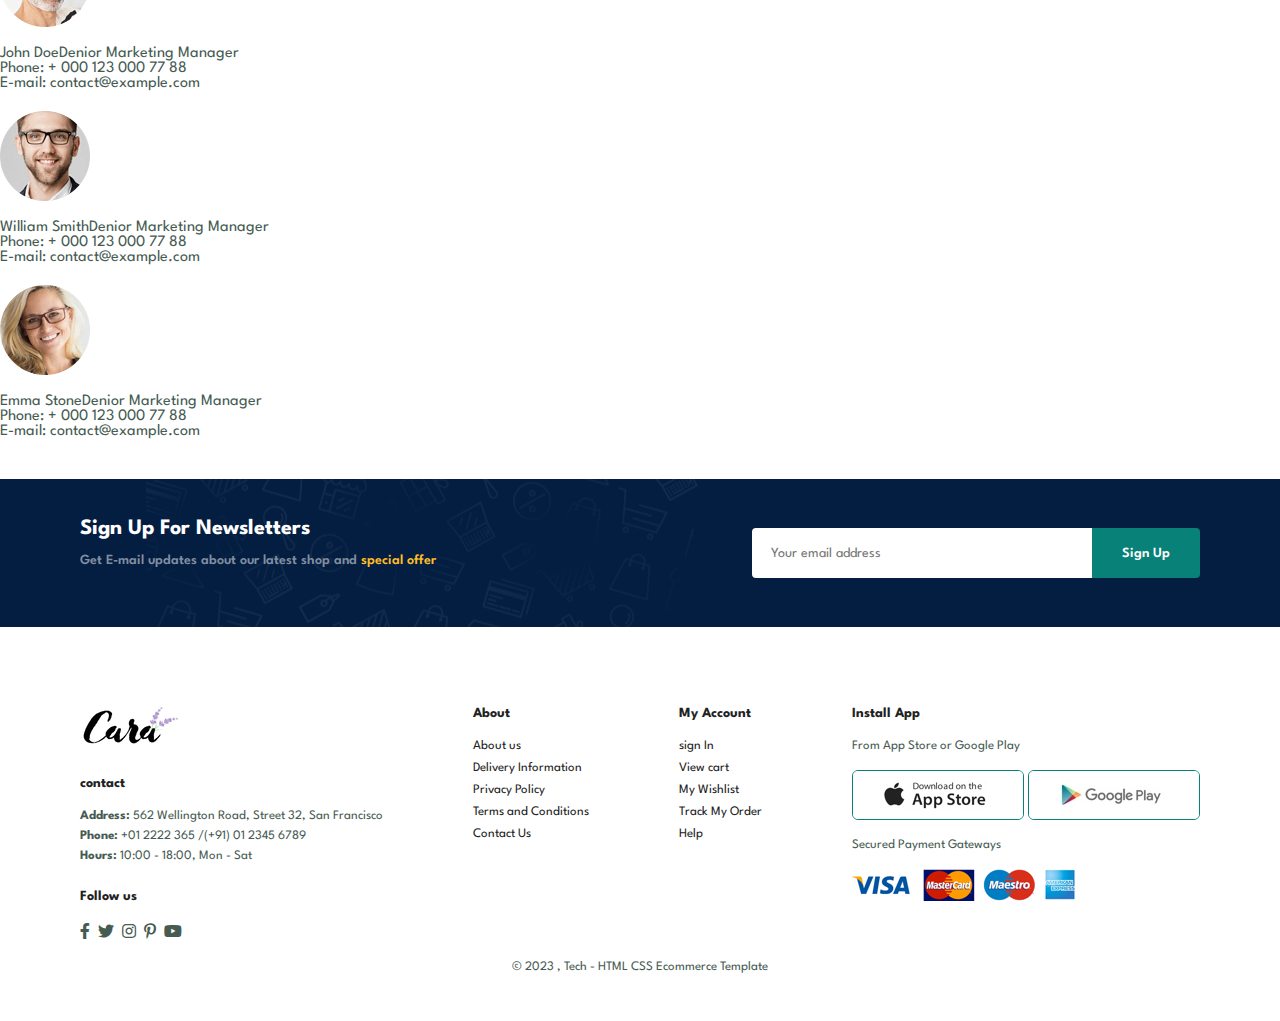
<file: contact.html>
<!DOCTYPE html>
<html lang="en">
<head>
    <meta charset="UTF-8">
    <meta http-equiv="X-UA-Compatible" content="IE=edge">
    <meta name="viewport" content="width=device-width, initial-scale=1.0">
    <title>Responsive Multipage Ecommerce Website</title>
    <link rel="stylesheet" href="https://pro.fontawesome.com/releases/v5.10.0/css/all.css" />
    <link rel="stylesheet" href="style.css">
</head>
<body>
    <!-- section bar -->
    <section id="header">
        <a href="#"><img src="img/logo.png" class="logo" alt=""></a>
        <div>
            <ul id="navbar">
                <li><a  href="index.html">Home</a></li>
                <li><a  href="shop.html">Shop</a></li>
                <li><a  href="blog.html">Blog</a></li>
                <li><a  href="about.html">About</a></li>
                <li><a  class="active"  href="contact.html">Contact</a></li>
                <li id="lg-bag"><a href="cart.html"><i class="far fa-shopping-bag"></i></a></li>
                <a href="#" id="close"  ><i class="far fa-times"></i></a>
            </ul>
        </div>

        <div id="mobile">
            <a href="cart.html"><i class="far fa-shopping-bag"></i></a>
            <i id="bar" class="fas fa-outdent"></i>
        </div>
    </section>
    
    <!-- hero sectionbar -->
    <section id="page-header" class="about-header">
       <h2>#let's_talk</h2>
       <p>LEAVE A MESSAGE. We love to hear from you!</p>
    </section>

    <!-- contact page  -->
    <section id="contact-details" class="section-p1">
        <div class="details">
            <span>GET IN TOUCH</span>
            <h2>Visit one of our agency locations or contact us today</h2>
            <h3>Head Office</h3>
            <div>
                <li>
                    <i class="fal fa-map"></i>
                    <p>56 Glassford Street Glasgow G1 1UL New York</p>
                </li>
                <li>
                    <i class="fal fa-envelope"></i>
                    <p>contact@example.com</p>
                </li>
                <li>
                    <i class="fal fa-phone-alt"></i>
                    <p>ak76163308@gmail.comk</p>
                </li>
                <li>
                    <i class="fal fa-clock"></i>
                    <p>Monday to Saturday: 9.00am to 16.pm</p>
                </li>
            </div>
        </div>
        <div class="map">
            <iframe src="https://www.google.com/maps/embed?pb=!1m18!1m12!1m3!1d2469.8089830230138!2d-1.2543668000000001!3d51.754816399999996!2m3!1f0!2f0!3f0!3m2!1i1024!2i768!4f13.1!3m3!1m2!1s0x4876c6a9ef8c485b%3A0xd2ff1883a001afed!2sUniversity%20of%20Oxford!5e0!3m2!1sen!2sin!4v1680365058337!5m2!1sen!2sin" width="600" height="450" style="border:0;" allowfullscreen="" loading="lazy" referrerpolicy="no-referrer-when-downgrade"></iframe>
        </div>
    </section>

    <!-- contact us and member form -->
    <section id="form-details">
          <form action="">
            <span>LEAVE A MESSAGE</span>
            <h2>We love to hear form you</h2>
            <input type=" text" placeholder="Your Name">
            <input type=" text" placeholder="E-mail">
            <input type=" text" placeholder="Subject">
            <textarea name="" id="" cols="30" rows="10" placeholder="Your Message">
            </textarea>
            <button class="normal">Submit</button>
          </form>

          <div class="people">
            <div>
                <img src="img/people/1.png" alt="">
                <p><span>John Doe</span>Denior Marketing Manager <br> Phone: + 000 123
                000 77 88 <br> E-mail: contact@example.com</p>
            </div>

            <div>
                <img src="img/people/2.png" alt="">
                <p><span>William Smith</span>Denior Marketing Manager <br> Phone: + 000 123
                000 77 88 <br> E-mail: contact@example.com</p>
            </div>

            <div>
                <img src="img/people/3.png" alt="">
                <p><span>Emma Stone</span>Denior Marketing Manager <br> Phone: + 000 123
                000 77 88 <br> E-mail: contact@example.com</p>
            </div>
          </div>
    </section>

     <!-- newsletterSection -->
     <section id="newsletter"  class="section-p1 section-m1">
        <div class="newstext">
         <h4>Sign Up For Newsletters</h4>
         <p>Get E-mail updates about our latest shop and <span>special offer</span></p>
        </div>
        <div class="form">
         <input type="text" placeholder="Your email address">
         <button class="normal">Sign Up</button>
        </div>
     </section>

    <!-- footer bar -->
    <footer class="section-p1">
        <div class="col">
            <img  class="logo" src="img/logo.png" alt="">
            <h4>contact</h4>
            <p><strong>Address: </strong>562 Wellington Road, Street 32, San Francisco</p>
            <p><strong>Phone:</strong> +01 2222 365 /(+91) 01 2345 6789 </p>
            <p><strong>Hours:</strong> 10:00 - 18:00, Mon - Sat</p>
            <div class="follow">
                <h4>Follow us</h4>
                <div class="icon">
                    <i class="fab fa-facebook-f"></i>
                    <i class="fab fa-twitter"></i>
                    <i class="fab fa-instagram"></i>
                    <i class="fab fa-pinterest-p"></i>
                    <i class="fab fa-youtube"></i>
                </div>
            </div>
        </div>

        <div class="col">
            <h4>About</h4>
            <a href="#">About us</a>
            <a href="#">Delivery Information</a>
            <a href="#">Privacy Policy</a>
            <a href="#">Terms and Conditions</a>
            <a href="#">Contact Us</a>
        </div>


        <div class="col">
            <h4>My Account</h4>
            <a href="#">sign In</a>
            <a href="#">View cart</a>
            <a href="#">My Wishlist</a>
            <a href="#">Track My Order</a>
            <a href="#">Help</a>
        </div>

         
        <div class="col install">
            <h4>Install App</h4>
            <p>From App Store or Google Play</p>
            <div class="row">
                <img src="img/pay/app.jpg" alt="">
                <img src="img/pay/play.jpg" alt="">
            </div>
            <p>Secured Payment Gateways</p>
            <img src="img/pay/pay.png" alt="">
        </div>
        
        <div class="copyright">
            <p>© 2023 , Tech - HTML CSS Ecommerce Template</p>
        </div>
    </footer>
    
    <script  src="./script.js"></script>
</body>
</html>
</file>
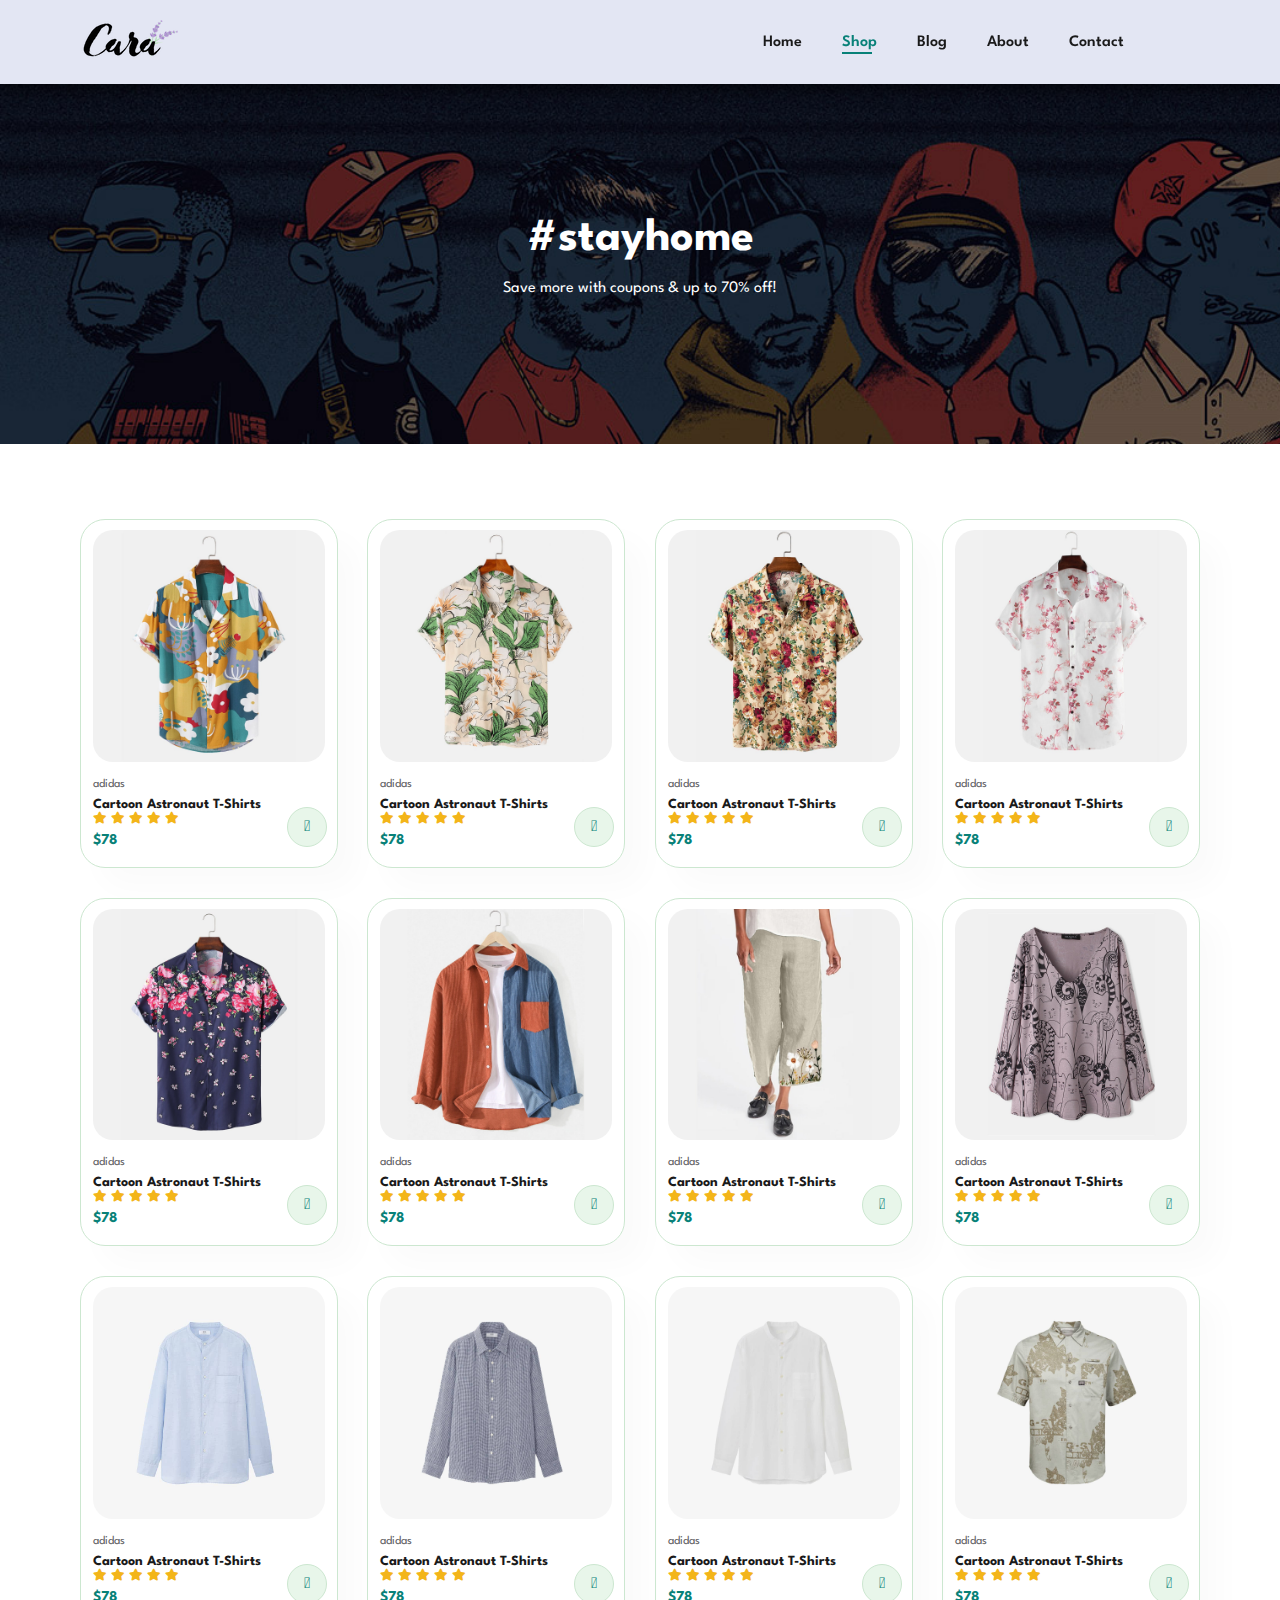
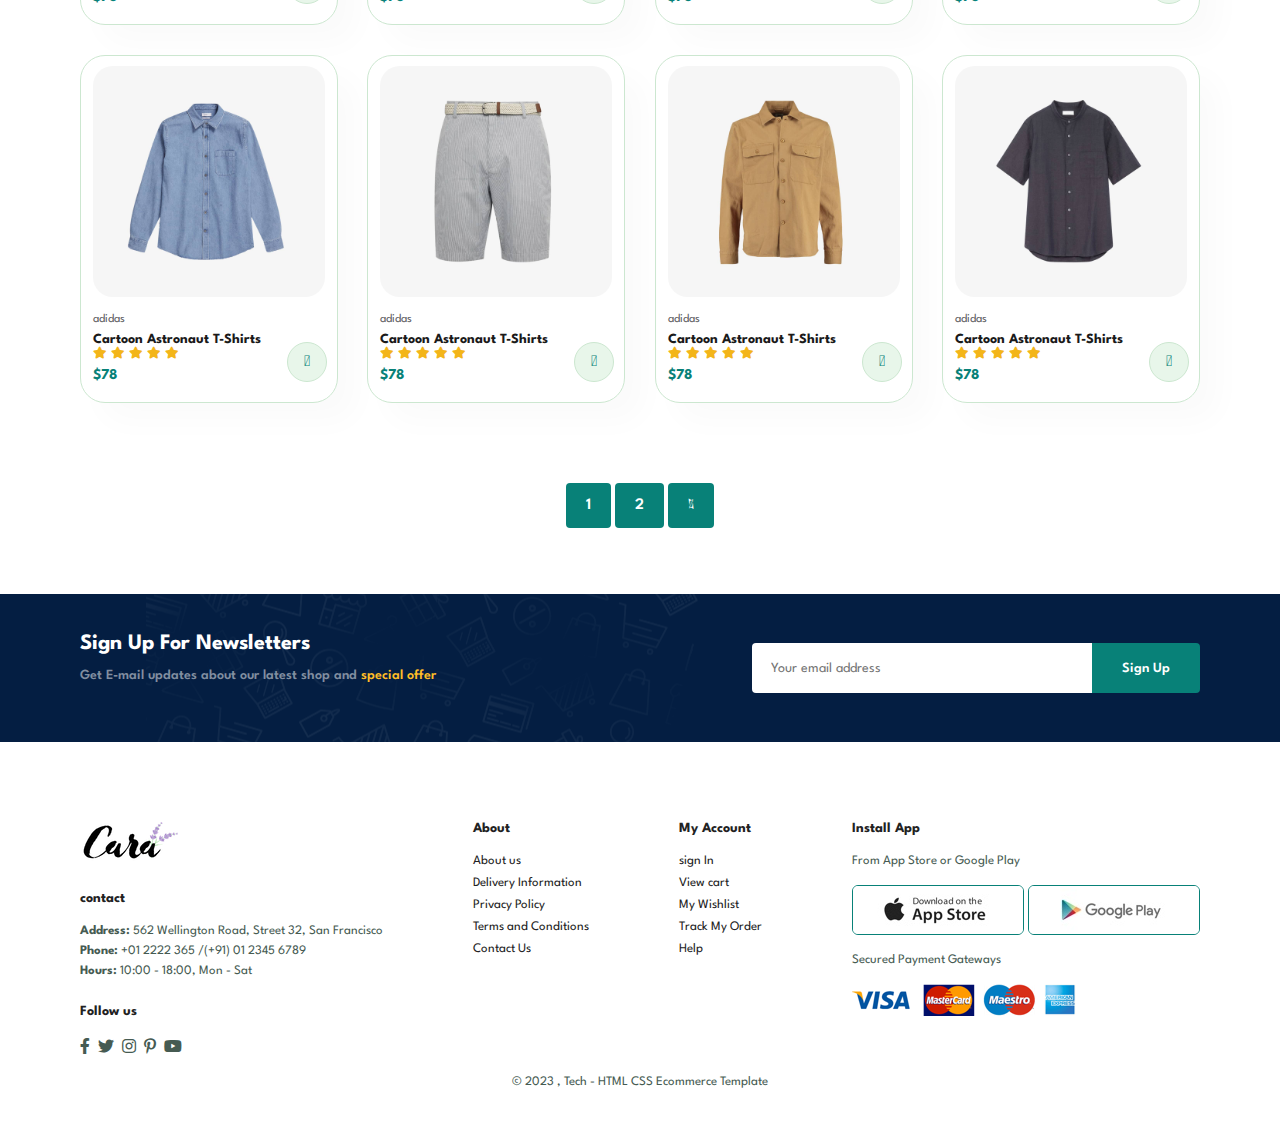
<file: shop.html>
<!DOCTYPE html>
<html lang="en">
<head>
    <meta charset="UTF-8">
    <meta http-equiv="X-UA-Compatible" content="IE=edge">
    <meta name="viewport" content="width=device-width, initial-scale=1.0">
    <title>Responsive Multipage Ecommerce Website</title>
    <link rel="stylesheet" href="https://pro.fontawesome.com/releases/v5.10.0/css/all.css" />
    <link rel="stylesheet" href="style.css">
</head>
<body>
    <!-- section bar -->
    <section id="header">
        <a href="#"><img src="img/logo.png" class="logo" alt=""></a>
        <div>
            <ul id="navbar">
                <li><a  href="index.html">Home</a></li>
                <li><a  class="active" href="shop.html">Shop</a></li>
                <li><a href="blog.html">Blog</a></li>
                <li><a href="about.html">About</a></li>
                <li><a href="contact.html">Contact</a></li>
                <li id="lg-bag"><a href="cart.html"><i class="far fa-shopping-bag"></i></a></li>
                <a href="#" id="close"  ><i class="far fa-times"></i></a>
            </ul>
        </div>

        <div id="mobile">
            <a href="cart.html"><i class="far fa-shopping-bag"></i></a>
            <i id="bar" class="fas fa-outdent"></i>
        </div>
    </section>
    
    <!-- hero sectionbar -->
    <section id="page-header">
       <h2>#stayhome</h2>
       <p>Save more with coupons & up to 70% off! </p>
    </section>

    <section id="product1" class="section-p1">
   

        <div class="pro-container">
            <div class="pro" onclick="window.location.href='sproduct.html';">
           <img src="img/products/f1.jpg" alt="">
           <div class="des">
            <span>
                adidas
            </span>
            <h5>Cartoon Astronaut T-Shirts</h5>
            <div class="star">
                <i class="fas fa-star"></i>
                <i class="fas fa-star"></i>
                <i class="fas fa-star"></i>
                <i class="fas fa-star"></i>
                <i class="fas fa-star"></i>
            </div>
            <h4>$78</h4>
           </div>
           <a href="#"><i class="fal fa-shopping-cart cart "></i></a>
          </div>
          <div class="pro">
            <img src="img/products/f2.jpg" alt="">
            <div class="des">
             <span>
                 adidas
             </span>
             <h5>Cartoon Astronaut T-Shirts</h5>
             <div class="star">
                 <i class="fas fa-star"></i>
                 <i class="fas fa-star"></i>
                 <i class="fas fa-star"></i>
                 <i class="fas fa-star"></i>
                 <i class="fas fa-star"></i>
             </div>
             <h4>$78</h4>
            </div>
            <a href="#"><i class="fal fa-shopping-cart cart "></i></a>
           </div>   <div class="pro">
            <img src="img/products/f3.jpg" alt="">
            <div class="des">
             <span>
                 adidas
             </span>
             <h5>Cartoon Astronaut T-Shirts</h5>
             <div class="star">
                 <i class="fas fa-star"></i>
                 <i class="fas fa-star"></i>
                 <i class="fas fa-star"></i>
                 <i class="fas fa-star"></i>
                 <i class="fas fa-star"></i>
             </div>
             <h4>$78</h4>
            </div>
            <a href="#"><i class="fal fa-shopping-cart cart "></i></a>
           </div>   <div class="pro">
            <img src="img/products/f4.jpg" alt="">
            <div class="des">
             <span>
                 adidas
             </span>
             <h5>Cartoon Astronaut T-Shirts</h5>
             <div class="star">
                 <i class="fas fa-star"></i>
                 <i class="fas fa-star"></i>
                 <i class="fas fa-star"></i>
                 <i class="fas fa-star"></i>
                 <i class="fas fa-star"></i>
             </div>
             <h4>$78</h4>
            </div>
            <a href="#"><i class="fal fa-shopping-cart cart "></i></a>
           </div>   <div class="pro">
            <img src="img/products/f5.jpg" alt="">
            <div class="des">
             <span>
                 adidas
             </span>
             <h5>Cartoon Astronaut T-Shirts</h5>
             <div class="star">
                 <i class="fas fa-star"></i>
                 <i class="fas fa-star"></i>
                 <i class="fas fa-star"></i>
                 <i class="fas fa-star"></i>
                 <i class="fas fa-star"></i>
             </div>
             <h4>$78</h4>
            </div>
            <a href="#"><i class="fal fa-shopping-cart cart "></i></a>
           </div>   <div class="pro">
            <img src="img/products/f6.jpg" alt="">
            <div class="des">
             <span>
                 adidas
             </span>
             <h5>Cartoon Astronaut T-Shirts</h5>
             <div class="star">
                 <i class="fas fa-star"></i>
                 <i class="fas fa-star"></i>
                 <i class="fas fa-star"></i>
                 <i class="fas fa-star"></i>
                 <i class="fas fa-star"></i>
             </div>
             <h4>$78</h4>
            </div>
            <a href="#"><i class="fal fa-shopping-cart cart "></i></a>
           </div>   <div class="pro">
            <img src="img/products/f7.jpg" alt="">
            <div class="des">
             <span>
                 adidas
             </span>
             <h5>Cartoon Astronaut T-Shirts</h5>
             <div class="star">
                 <i class="fas fa-star"></i>
                 <i class="fas fa-star"></i>
                 <i class="fas fa-star"></i>
                 <i class="fas fa-star"></i>
                 <i class="fas fa-star"></i>
             </div>
             <h4>$78</h4>
            </div>
            <a href="#"><i class="fal fa-shopping-cart cart "></i></a>
           </div>   <div class="pro">
            <img src="img/products/f8.jpg" alt="">
            <div class="des">
             <span>
                 adidas
             </span>
             <h5>Cartoon Astronaut T-Shirts</h5>
             <div class="star">
                 <i class="fas fa-star"></i>
                 <i class="fas fa-star"></i>
                 <i class="fas fa-star"></i>
                 <i class="fas fa-star"></i>
                 <i class="fas fa-star"></i>
             </div>
             <h4>$78</h4>
            </div>
            <a href="#"><i class="fal fa-shopping-cart cart "></i></a>
           </div>

            <div class="pro">
           <img src="img/products/n1.jpg" alt="">
           <div class="des">
            <span>
                adidas
            </span>
            <h5>Cartoon Astronaut T-Shirts</h5>
            <div class="star">
                <i class="fas fa-star"></i>
                <i class="fas fa-star"></i>
                <i class="fas fa-star"></i>
                <i class="fas fa-star"></i>
                <i class="fas fa-star"></i>
            </div>
            <h4>$78</h4>
           </div>
           <a href="#"><i class="fal fa-shopping-cart cart "></i></a>
          </div>
          <div class="pro">
            <img src="img/products/n2.jpg" alt="">
            <div class="des">
             <span>
                 adidas
             </span>
             <h5>Cartoon Astronaut T-Shirts</h5>
             <div class="star">
                 <i class="fas fa-star"></i>
                 <i class="fas fa-star"></i>
                 <i class="fas fa-star"></i>
                 <i class="fas fa-star"></i>
                 <i class="fas fa-star"></i>
             </div>
             <h4>$78</h4>
            </div>
            <a href="#"><i class="fal fa-shopping-cart cart "></i></a>
           </div>   <div class="pro">
            <img src="img/products/n3.jpg" alt="">
            <div class="des">
             <span>
                 adidas
             </span>
             <h5>Cartoon Astronaut T-Shirts</h5>
             <div class="star">
                 <i class="fas fa-star"></i>
                 <i class="fas fa-star"></i>
                 <i class="fas fa-star"></i>
                 <i class="fas fa-star"></i>
                 <i class="fas fa-star"></i>
             </div>
             <h4>$78</h4>
            </div>
            <a href="#"><i class="fal fa-shopping-cart cart "></i></a>
           </div>   <div class="pro">
            <img src="img/products/n4.jpg" alt="">
            <div class="des">
             <span>
                 adidas
             </span>
             <h5>Cartoon Astronaut T-Shirts</h5>
             <div class="star">
                 <i class="fas fa-star"></i>
                 <i class="fas fa-star"></i>
                 <i class="fas fa-star"></i>
                 <i class="fas fa-star"></i>
                 <i class="fas fa-star"></i>
             </div>
             <h4>$78</h4>
            </div>
            <a href="#"><i class="fal fa-shopping-cart cart "></i></a>
           </div>   <div class="pro">
            <img src="img/products/n5.jpg" alt="">
            <div class="des">
             <span>
                 adidas
             </span>
             <h5>Cartoon Astronaut T-Shirts</h5>
             <div class="star">
                 <i class="fas fa-star"></i>
                 <i class="fas fa-star"></i>
                 <i class="fas fa-star"></i>
                 <i class="fas fa-star"></i>
                 <i class="fas fa-star"></i>
             </div>
             <h4>$78</h4>
            </div>
            <a href="#"><i class="fal fa-shopping-cart cart "></i></a>
           </div>   <div class="pro">
            <img src="img/products/n6.jpg" alt="">
            <div class="des">
             <span>
                 adidas
             </span>
             <h5>Cartoon Astronaut T-Shirts</h5>
             <div class="star">
                 <i class="fas fa-star"></i>
                 <i class="fas fa-star"></i>
                 <i class="fas fa-star"></i>
                 <i class="fas fa-star"></i>
                 <i class="fas fa-star"></i>
             </div>
             <h4>$78</h4>
            </div>
            <a href="#"><i class="fal fa-shopping-cart cart "></i></a>
           </div>   <div class="pro">
            <img src="img/products/n7.jpg" alt="">
            <div class="des">
             <span>
                 adidas
             </span>
             <h5>Cartoon Astronaut T-Shirts</h5>
             <div class="star">
                 <i class="fas fa-star"></i>
                 <i class="fas fa-star"></i>
                 <i class="fas fa-star"></i>
                 <i class="fas fa-star"></i>
                 <i class="fas fa-star"></i>
             </div>
             <h4>$78</h4>
            </div>
            <a href="#"><i class="fal fa-shopping-cart cart "></i></a>
           </div>   <div class="pro">
            <img src="img/products/n8.jpg" alt="">
            <div class="des">
             <span>
                 adidas
             </span>
             <h5>Cartoon Astronaut T-Shirts</h5>
             <div class="star">
                 <i class="fas fa-star"></i>
                 <i class="fas fa-star"></i>
                 <i class="fas fa-star"></i>
                 <i class="fas fa-star"></i>
                 <i class="fas fa-star"></i>
             </div>
             <h4>$78</h4>
            </div>
            <a href="#"><i class="fal fa-shopping-cart cart "></i></a>
           </div>
        </div>
    </section>

    <section id="pagination" class="section-p1">
        <a href="#">1</a>
        <a href="#">2</a>
        <a href="#"><i class="fal fa-long-arrow-alt-right"></i></a>

    </section>

    <!-- newsletterSection -->
    <section id="newsletter"  class="section-p1 section-m1">
       <div class="newstext">
        <h4>Sign Up For Newsletters</h4>
        <p>Get E-mail updates about our latest shop and <span>special offer</span></p>
       </div>
       <div class="form">
        <input type="text" placeholder="Your email address">
        <button class="normal">Sign Up</button>
       </div>
    </section>

    <!-- footer bar -->
    <footer class="section-p1">
        <div class="col">
            <img  class="logo" src="img/logo.png" alt="">
            <h4>contact</h4>
            <p><strong>Address: </strong>562 Wellington Road, Street 32, San Francisco</p>
            <p><strong>Phone:</strong> +01 2222 365 /(+91) 01 2345 6789 </p>
            <p><strong>Hours:</strong> 10:00 - 18:00, Mon - Sat</p>
            <div class="follow">
                <h4>Follow us</h4>
                <div class="icon">
                    <i class="fab fa-facebook-f"></i>
                    <i class="fab fa-twitter"></i>
                    <i class="fab fa-instagram"></i>
                    <i class="fab fa-pinterest-p"></i>
                    <i class="fab fa-youtube"></i>
                </div>
            </div>
        </div>

        <div class="col">
            <h4>About</h4>
            <a href="#">About us</a>
            <a href="#">Delivery Information</a>
            <a href="#">Privacy Policy</a>
            <a href="#">Terms and Conditions</a>
            <a href="#">Contact Us</a>
        </div>


        <div class="col">
            <h4>My Account</h4>
            <a href="#">sign In</a>
            <a href="#">View cart</a>
            <a href="#">My Wishlist</a>
            <a href="#">Track My Order</a>
            <a href="#">Help</a>
        </div>

         
        <div class="col install">
            <h4>Install App</h4>
            <p>From App Store or Google Play</p>
            <div class="row">
                <img src="img/pay/app.jpg" alt="">
                <img src="img/pay/play.jpg" alt="">
            </div>
            <p>Secured Payment Gateways</p>
            <img src="img/pay/pay.png" alt="">
        </div>
        
        <div class="copyright">
            <p>© 2023 , Tech - HTML CSS Ecommerce Template</p>
        </div>
    </footer>
    
    <script  src="./script.js"></script>
</body>
</html>
</file>
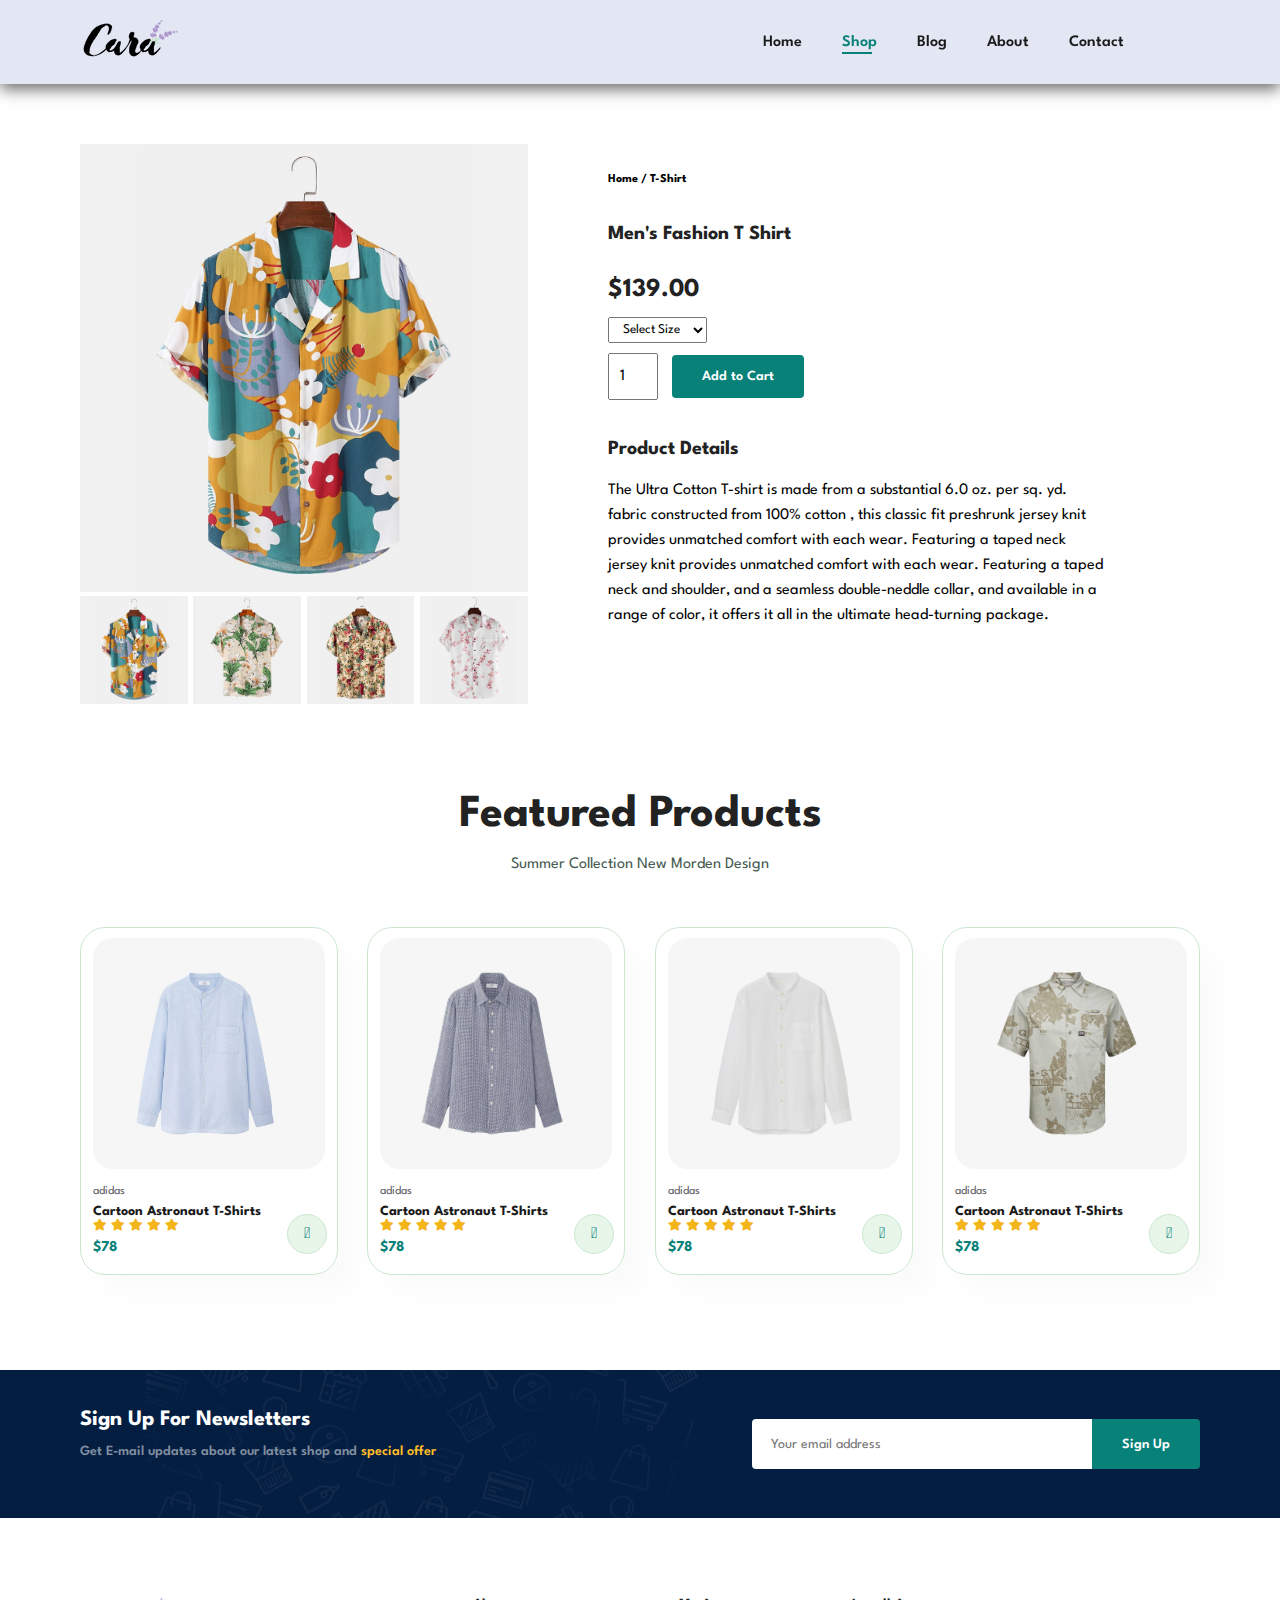
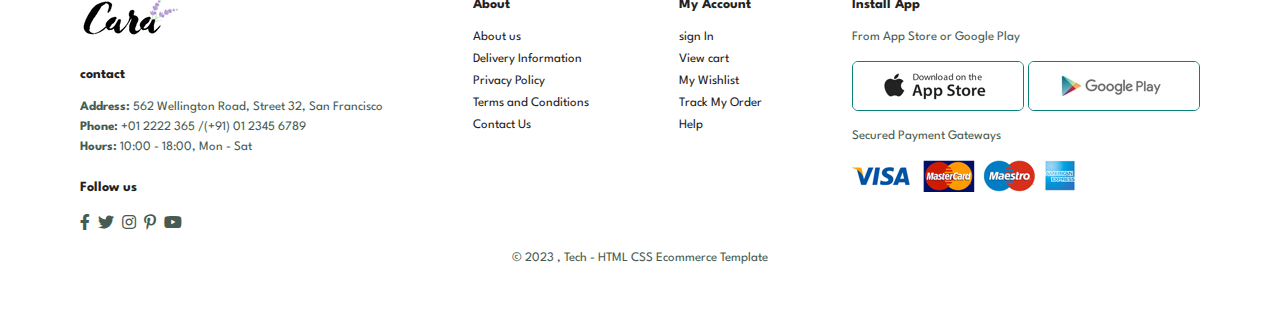
<file: sproduct.html>
<!DOCTYPE html>
<html lang="en">
<head>
    <meta charset="UTF-8">
    <meta http-equiv="X-UA-Compatible" content="IE=edge">
    <meta name="viewport" content="width=device-width, initial-scale=1.0">
    <title>Responsive Multipage Ecommerce Website</title>
    <link rel="stylesheet" href="https://pro.fontawesome.com/releases/v5.10.0/css/all.css" />
    <link rel="stylesheet" href="style.css">
</head>
<body>
    <!-- section bar -->
    <section id="header">
        <a href="#"><img src="img/logo.png" class="logo" alt=""></a>
        <div>
            <ul id="navbar">
                <li><a  href="index.html">Home</a></li>
                <li><a  class="active" href="shop.html">Shop</a></li>
                <li><a href="blog.html">Blog</a></li>
                <li><a href="about.html">About</a></li>
                <li><a href="contact.html">Contact</a></li>
                <li id="lg-bag"><a href="cart.html"><i class="far fa-shopping-bag"></i></a></li>
                <a href="#" id="close"  ><i class="far fa-times"></i></a>
            </ul>
        </div>

        <div id="mobile">
            <a href="cart.html"><i class="far fa-shopping-bag"></i></a>
            <i id="bar" class="fas fa-outdent"></i>
        </div>
    </section>
    <section id="prodetails" class="section-p1">
      <div class="single-pro-image">
        <img src="img/products/f1.jpg" width="100%" id="MainImg" alt="">
   
      <div class="small-img-group">
        <div class="small-img-col">
            <img src="img/products/f1.jpg" width="100%"  class="small-img"alt="">
        </div>
        <div class="small-img-col">
            <img src="img/products/f2.jpg" width="100%"  class="small-img"alt="">
        </div>
        <div class="small-img-col">
            <img src="img/products/f3.jpg" width="100%"  class="small-img"alt="">
        </div>
        <div class="small-img-col">
            <img src="img/products/f4.jpg" width="100%"  class="small-img"alt="">
        </div>
        </div>
      </div>
      <div class="single-pro-details">
        <h6>Home / T-Shirt</h6>
        <h4>Men's Fashion T Shirt</h4>
        <h2>$139.00</h2>
        <select >
            <option>Select Size</option>
            <option>XL</option>
            <option>XXL </option>
            <option>Small</option>
            <option>Large </option>
        </select>
        <input type="number" value="1">
        <button class="normal">Add to Cart</button>
        <h4>Product Details</h4>
        <span>The Ultra Cotton T-shirt is made from a substantial 6.0 oz. per  sq. yd. fabric constructed from 100% cotton , this classic fit preshrunk jersey knit provides
           unmatched comfort with each wear. Featuring a taped neck jersey knit provides unmatched comfort with each wear. Featuring
           a taped neck and shoulder, and a seamless double-neddle collar, and available in a range of color, it offers it all in the ultimate head-turning package.
        </span>
      </div>
    </section>

    <section id="product1" class="section-p1">
        <h2>Featured Products</h2>
        <p>Summer Collection New Morden Design</p>

        <div class="pro-container">
            <div class="pro">
           <img src="img/products/n1.jpg" alt="">
           <div class="des">
            <span>
                adidas
            </span>
            <h5>Cartoon Astronaut T-Shirts</h5>
            <div class="star">
                <i class="fas fa-star"></i>
                <i class="fas fa-star"></i>
                <i class="fas fa-star"></i>
                <i class="fas fa-star"></i>
                <i class="fas fa-star"></i>
            </div>
            <h4>$78</h4>
           </div>
           <a href="#"><i class="fal fa-shopping-cart cart "></i></a>
          </div>
          <div class="pro">
            <img src="img/products/n2.jpg" alt="">
            <div class="des">
             <span>
                 adidas
             </span>
             <h5>Cartoon Astronaut T-Shirts</h5>
             <div class="star">
                 <i class="fas fa-star"></i>
                 <i class="fas fa-star"></i>
                 <i class="fas fa-star"></i>
                 <i class="fas fa-star"></i>
                 <i class="fas fa-star"></i>
             </div>
             <h4>$78</h4>
            </div>
            <a href="#"><i class="fal fa-shopping-cart cart "></i></a>
           </div>   <div class="pro">
            <img src="img/products/n3.jpg" alt="">
            <div class="des">
             <span>
                 adidas
             </span>
             <h5>Cartoon Astronaut T-Shirts</h5>
             <div class="star">
                 <i class="fas fa-star"></i>
                 <i class="fas fa-star"></i>
                 <i class="fas fa-star"></i>
                 <i class="fas fa-star"></i>
                 <i class="fas fa-star"></i>
             </div>
             <h4>$78</h4>
            </div>
            <a href="#"><i class="fal fa-shopping-cart cart "></i></a>
           </div>   <div class="pro">
            <img src="img/products/n4.jpg" alt="">
            <div class="des">
             <span>
                 adidas
             </span>
             <h5>Cartoon Astronaut T-Shirts</h5>
             <div class="star">
                 <i class="fas fa-star"></i>
                 <i class="fas fa-star"></i>
                 <i class="fas fa-star"></i>
                 <i class="fas fa-star"></i>
                 <i class="fas fa-star"></i>
             </div>
             <h4>$78</h4>
            </div>
            <a href="#"><i class="fal fa-shopping-cart cart "></i></a>
           </div>  
        </div>
    </section>

    <!-- newsletterSection -->
    <section id="newsletter"  class="section-p1 section-m1">
       <div class="newstext">
        <h4>Sign Up For Newsletters</h4>
        <p>Get E-mail updates about our latest shop and <span>special offer</span></p>
       </div>
       <div class="form">
        <input type="text" placeholder="Your email address">
        <button class="normal">Sign Up</button>
       </div>
    </section>

    <!-- footer bar -->
    <footer class="section-p1">
        <div class="col">
            <img  class="logo" src="img/logo.png" alt="">
            <h4>contact</h4>
            <p><strong>Address: </strong>562 Wellington Road, Street 32, San Francisco</p>
            <p><strong>Phone:</strong> +01 2222 365 /(+91) 01 2345 6789 </p>
            <p><strong>Hours:</strong> 10:00 - 18:00, Mon - Sat</p>
            <div class="follow">
                <h4>Follow us</h4>
                <div class="icon">
                    <i class="fab fa-facebook-f"></i>
                    <i class="fab fa-twitter"></i>
                    <i class="fab fa-instagram"></i>
                    <i class="fab fa-pinterest-p"></i>
                    <i class="fab fa-youtube"></i>
                </div>
            </div>
        </div>

        <div class="col">
            <h4>About</h4>
            <a href="#">About us</a>
            <a href="#">Delivery Information</a>
            <a href="#">Privacy Policy</a>
            <a href="#">Terms and Conditions</a>
            <a href="#">Contact Us</a>
        </div>


        <div class="col">
            <h4>My Account</h4>
            <a href="#">sign In</a>
            <a href="#">View cart</a>
            <a href="#">My Wishlist</a>
            <a href="#">Track My Order</a>
            <a href="#">Help</a>
        </div>

         
        <div class="col install">
            <h4>Install App</h4>
            <p>From App Store or Google Play</p>
            <div class="row">
                <img src="img/pay/app.jpg" alt="">
                <img src="img/pay/play.jpg" alt="">
            </div>
            <p>Secured Payment Gateways</p>
            <img src="img/pay/pay.png" alt="">
        </div>
        
        <div class="copyright">
            <p>© 2023 , Tech - HTML CSS Ecommerce Template</p>
        </div>
    </footer>
    
    <!-- moving slider  -->
   
    <script>
    var MainImg = document.getElementById("MainImg");
    var smallimg =document.getElementsByClassName("small-img");

    smallimg[0].onclick = function(){
        MainImg.src = smallimg[0].src;
    }

    smallimg[1].onclick = function(){
        MainImg.src = smallimg[1].src;
    }

    smallimg[2].onclick = function(){
        MainImg.src = smallimg[2].src;
    }
    smallimg[3].onclick = function(){
        MainImg.src = smallimg[3].src;
    }
    </script>
<script  src="./script.js"></script>
</body>
</html>
</file>
<file: style.css>
@import url('https://fonts.googleapis.com/css2?family=Spartan:wght@100;200;300;400;500;600;700;800;900&display=swap');
*{

    margin: 0;
    padding:0;
    box-sizing:border-box;
    font-family: 'Spartan', sans-serif;
}

h1{

    font-size: 50px;
    line-height: 64px;
    color:#222;
}

h2{

    font-size: 46px;
    line-height: 54px;
    color:#222;
}

h4{

    font-size: 20px;
    color:#222;
}

h6{

    font-weight: 700;
    font-size: 12px;

}

p{

    font-size: 16px;
    color: #465b52;
    margin: 15px 0 20px 0;

}

.section-p1{

    padding: 40px 80px;
}

.section-m1{
    margin: 40px 0;

}

button.normal{

    font-size: 14px;
    font-weight: 600;
    padding: 15px 30px;
    color: #000;
    background-color: #fff;
    border-radius: 4px;
    cursor: pointer;
    border: none;
    outline: none;
    transition: 0.2s;

}

button.white{

    font-size: 13px;
    font-weight: 600;
    padding: 11px 18px;
    color: #fff;
    background-color:transparent;
    border-radius: 4px;
    cursor: pointer;
    border: 1px solid #fff;
    outline: none;
    transition: 0.2s;

}


body{

    width: 100%;
   
}

/* header start */
#header{

    display: flex;
    align-items: center;
    justify-content: space-between;
    padding: 20px 80px;
    background-color:#E3E6F3 ;
    box-shadow: 0 5px 15px rgba(0, 0, 0 ,0.6);
    z-index: 999;
    position: sticky;
    top: 0;
    left: o;
}

/* navbar start  */
#navbar{

    display:flex;
    justify-content: center ;
    align-items: center;
  

}

#navbar li{

    list-style: none;
    padding: 0 20px;
    position: relative;
}

#navbar a{

    text-decoration: none;
    font-size: 16px;
    font-weight:600;
    color: #1a1a1a;
    transition: 0.3s ease;
}

#navbar li a:hover{

    color: #088178;
}

#navbar li a:hover,
#navbar li a.active{
    color:#088178;
}


#navbar li a.active::after,
#navbar li a:hover::after{

    content: "";
    width: 30px;
    height: 2px;
    background: #088178;
    position: absolute;
    bottom: -4px;
    left: 20px;
}

#mobile{

    display:none;
    align-items: center;
}

#close{

    display:none;
}

/* Home page */
#hero{
 
    background-image: url("img/hero4.png");
    width: 100%;
    height: 90vh;
    background-position: top 25% right 0;
    background-size: cover;
    padding: 0 80px;
    display: flex;
    flex-direction: column;
    justify-content: center;
    align-items: flex-start;

}

#hero h4{

    padding-bottom:15px;
}

#hero h1{

    color:#088178;
}

#hero button{

    background-image: url(img/button\ \(1\).png);
    background-color: transparent;
    color:#088178;
    border: 0;
    padding: 14px 80px 14px 65px;
    background-repeat: no-repeat;
    font-weight:  700;
    font-size: 15px;
}


#feature .box{
 
    width: 180px;
    text-align: center;
    padding: 25px 20px;
    box-shadow: 20px 20px 34px rgba(0, 0, 0 ,0.03);
    border: 1px solid #cce7d0;
    border-radius: 4px;
    margin: 15px 0px;


    
}

#feature .box:hover{

    box-shadow: 10px 10px 54px rgba(70, 62, 221 ,0.1);
}

#feature .box img{
 
    width: 100%;
    margin-bottom: 10px;

}


#feature .box h6{

    display: inline-block;
    padding: 9px 8px 6px 8px;
    line-height: 1;
    border-radius:  4px;
    color: #088178;
    background-color: #fddde4;
}

#feature .box:nth-child(2) h6{

    background-color: #cdebbc;
}

#feature .box:nth-child(3) h6{

    background-color: #d1e8f2;
}

#feature .box:nth-child(4) h6{

    background-color: #cdd4f8;
}

#feature .box:nth-child(5) h6{

    background-color: #f6dbf6;
}
#feature .box:nth-child(6) h6{

    background-color: #fff2e5;
}

#feature{

    display: flex;
    align-items:  center;
    justify-content: space-between;
    flex-wrap: wrap;
    padding: 60px;
}

#product1{

    text-align: center;
}

#product1 .pro-container{

    display: flex;
    justify-content: space-between;
    padding-top : 20px;
    flex-wrap: wrap;
    

}

#product1 .pro{

    width: 23%;
    min-width: 250px;
    padding: 10px 12px;
    border: 1px solid #cce7d0;
    border-radius: 25px;
    cursor: pointer;
    box-shadow: 20px 20px 30px rgba(0, 0, 0 ,0.02);
    margin: 15px 0px;
    transition: 0.2s ease;
    position: relative;

}

#product1 .pro:hover{
    box-shadow: 20px 20px 30px rgba(0, 0, 0 ,0.06);
}

#product1 .pro img{

    width: 100%;
    border-radius: 20px;

}

#product1 .pro .des{

    text-align: start;
    padding: 10px 0;
}

#product1 .pro .des span{

    color: #606063;
    font-size: 12px;
}

#product1 .pro .des h5{

     padding-top: 7px;
     color: #1a1a1a;
    font-size: 14px;
}

#product1 .pro .des i{

    font-size: 12px;
    color: rgb(243, 181 , 25);
}

#product1 .pro .des h4{

    padding-top: 7px;
    font-size:  15px;
    font-weight:  700;
    color: #088178;
}

#product1 .pro .cart{

    width: 40px;
    height: 40px;
    line-height: 40px;
    border-radius: 50px;
    background-color: #e8f6ea;
    font-weight: 500;
    color: #088178;
    border: 1px solid #cce7d0;
    position: absolute;
    bottom: 20px;
    right: 10px;
}


#banner{

    display: flex;
    flex-direction: column;
    justify-content: center;
    align-items: center;
    text-align: center;
    background-image: url("img/banner/b2.jpg");
    width: 100%;
    height: 40vh;
    background-size: cover;
    background-position: center;
}

#banner h4{
    color:#fff;
    font-size: 16px;

}

#banner h2{

    color: #fff;
    font-size: 30px;
    padding: 10px 0;
}

#banner h2 span{

    color: #ef3636; 
}

#banner button:hover{

    background: #088178;
    color: #fff;

}

#sm-banner1{

    display: flex;
    justify-content: space-between;
    flex-wrap: wrap;
    gap: 1em;
  
}



#sm-banner1 .banner-box{
    display: flex;
    flex-direction: column;
    justify-content: center;
    align-items: flex-start;
    background-image: url("img/banner/b17.jpg");
    min-width: 540px;
    height: 50vh;
    background-size: cover;
    background-position: center;
    padding: 30px;
}

#sm-banner1 h4{

    color:#fff;
    font-size: 20px;
    font-weight: 300;
}

#sm-banner1 h2{

    color:#fff;
    font-size: 28px;
    font-weight: 800;
}


#sm-banner1 span{

    color:#fff;
    font-size: 14px;
    font-weight: 500;
    padding-bottom: 15px;
}

#sm-banner1 .banner-box:hover button{
    background: #088178;
    border: 1px solid #088178;
}

#sm-banner1 .banner-box2{

    background-image: url("img/banner/b10.jpg");
}

#banner3{
    display: flex;
    justify-content: space-between;
    flex-wrap: wrap;
    padding: 0 80px;
}
#banner3 .banner-box{
    display: flex;
    flex-direction: column;
    justify-content: center;
    align-items: flex-start;
    background-image: url("img/banner/b7.jpg");
    min-width: 30%;
    height: 30vh;
    background-size: cover;
    background-position: center;
    padding: 20px;
    margin-bottom: 20px;
}

#banner3 .banner-box2{

    background-image: url("img/banner/b4.jpg");
}
#banner3 .banner-box3{

    background-image: url("img/banner/b7.jpg");
}

#banner3 h2{

    color: #fff;
    font-weight: 900;
    font-size: 22px;
}

#banner3 h3{
    color:#ec544e;
    font-weight: 800;
    font-size: 15px;
}

#newsletter{
 
    display: flex;
    justify-content: space-between;
    flex-wrap: wrap;
    align-items: center;
    background-image: url("img/banner/b14.png");
     background-repeat: no-repeat;
    background-position: 20% 30%; 
    background-color: #041e42;
    
}

#newsletter h4{

    font-size: 22px;
    font-weight: 700;
    color: #fff;

}

#newsletter p{

    font-size: 14px;
    font-weight: 600;
    color: #818ea0;
}

#newsletter span{

    color: #ffbd27;
}

#newsletter .form{
    display: flex;
    width: 40%;
    

}

#newsletter input{

    height: 3.125rem;
    padding: 0 1.25em;
    font-size: 14px;
    width: 100%;
    border: 1px solid transparent;
    border-radius: 4px;
    outline:none;
    border-top-right-radius: 0;
    border-bottom-right-radius: 0;

}

#newsletter button{
   
    background-color: #088178;
    color:#fff;
    white-space: nowrap;
    border-top-left-radius: 0;
    border-bottom-left-radius: 0;
}

footer{

    display:flex;
    flex-wrap: wrap;
    justify-content: space-between;
}

footer .col{

    display: flex;
    flex-direction: column;
    align-items: start;
    margin-bottom: 20px;
}

footer .logo{
    margin-bottom: 30px;
}

footer h4{
    font-size: 14px;
    padding-bottom:  20px;
}

footer p{
    font-size: 13px;
    margin: 0 0 8px 0;
}

footer a{
    font-size: 13px;
    text-decoration: none;
    color: #222;
    margin-bottom: 10px;
}

footer .follow{
   
    margin-top: 20px;
}

footer .follow i{

    color: #465b52;
    padding-right: 4px;
    cursor: pointer;

}

footer .install .row img{

    border: 1px solid #088178;
    border-radius: 6px;
}

footer .install img{

    margin: 10px 0 15px 0;
}

footer .follow i:hover,footer a:hover{

    color: #088178;
}

footer .copyright{

    width: 100%;
    text-align: center;
}

/* shop page */
#page-header{

    background-image: url("img/banner/b1.jpg");
    width: 100%;
    height: 40vh;
    background-size: cover;
    display: flex;
    justify-content: center;
    text-align: center;
    flex-direction: column;
    padding: 14px;
}

#page-header h2, #page-header p{
    color: #fff;
}

#pagination{

    text-align: center;
}

#pagination a{

    text-decoration: none;
    background-color: #088178;
    padding: 15px 20px;
    border-radius: 4px;
    color: #fff;
    font-weight: 600;

}

#pagination a i{

    font-size: 16px;
    font-weight: 600;
}

/* single product */
#prodetails{

    display: flex;
    margin-top: 20px;
}
#prodetails .single-pro-image{

    width: 40%;
    margin-right: 50px;
}

.small-img-group{

    display:flex;
  justify-content: space-between;
}

.small-img-col{

    flex-basis: 24%;
    cursor: pointer;
}

#prodetails .single-pro-details{

    width: 50%;
    padding: 30px;
}

#prodetails .single-pro-details h4{

    padding: 40px 0px 20px 0;
}

#prodetails .single-pro-details h2{

    font-size: 26px;
}

#prodetails .single-pro-details select{

    display: block;
    padding: 5px 10px;
    margin-bottom: 10px;
}

#prodetails .single-pro-details input{

    width: 50px;
    height: 47px;
    padding-left: 10px;
    font-size: 16px;
    margin-right: 10px;
}

#prodetails .single-pro-details button{

    background-color: #088178;
    color: #fff;
}

#prodetails .single-pro-details input:focus{
    outline: none;
}

#prodetails .single-pro-details span{

    line-height: 25px;
}

/* Blog page  */
#page-header.blog-header{
    background-image: url("img/banner/b19.jpg");
}

#blog{

    padding: 150px 150px 0 150px;
}

#blog .blog-box{

    display:flex;
    align-items: center;
    width: 100%;
    position:relative;
    padding-bottom:90px;

}

#blog .blog-img{

    width: 50%;
    margin-right: 40px;
}

#blog img{

    width: 100%;
    height: 300px;
    object-fit: cover;
}

#blog .blog-details{

    width: 50%;
}
#blog .blog-details a{
    text-decoration: none;
    font-size: 11px;
    color: #000;
    font-weight: 700;
    position: relative;
    transition: 0.3s;
}

#blog .blog-details a::after{

    content:"";
    width: 50px;
    height: 1px;
    background-color: #000;
    position: absolute;
    top: 4px;
    right: -60px;
}

#blog .blog-details a:hover{
    color: #088178;
}
#blog .blog-details a:hover::after{
    background-color:#088178;
}

#blog .blog-box h1{

    position:absolute;
    top: -40px;
    left: 0;
    font-size: 70px;
    font-weight: 700;
    color: #c9cbce;
    z-index: -9;

}
/* start Media Query */


@media ( max-width: 799px) {

    .section-p1{

        padding: 40px 40px;
    }

    #navbar {
        display: flex;
        flex-direction: column;
        align-items: flex-start;
        justify-content: flex-start;
        position: fixed;
        top: 0;
        right: -300px;
        height: 100vh;
        width: 300px;
        background-color: #E3E6F3;
        box-shadow: 0 40px 60px rgba(0 ,0 , 0, 0.1);
        padding: 80px 0 0 10px;
        transition: 0.3s;
    }

    #navbar.active{
        right: 0px;
    }

    #navbar li{

        margin-bottom: 25px ;
    }

    #mobile{

        display: flex;
        align-items: center;
    }

    #mobile i{

        color: #1a1a1a;
        font-size:24px;
        padding:20px;
    }

    #close{
        
        display: initial;
        position: absolute;
        top: 30px;
        left: 30px;
        color: #222;
    }

    #lg-bag{
        display:none;
    }

    #hero{
 
        background-image: url("img/hero4.png");
        height: 0 80px;
        padding: 0 80px;
        background-position: top 30% right 30%;
       
    }

    #feature{
        justify-content: center;
    }

    #feature .box{
        margin: 15px 15px;
    }

    #product1 .pro-container{

        justify-content: center;
    }

    #product1 .pro{

        margin: 15px;
    }

    #banner{

        height: 20vh;
    }

    #sm-banner1 .banner-box{

        min-width: 100%;
        height: 30vh;
    }

    #banner3{
        padding: 0 40px;
    }

    #banner3 .banner-box{

        width: 28%;
    }

    #newsletter .form{

        width: 70%;
    }
}

/*small screen device*/

@media (max-width: 477px){

    .section-p1{

        padding: 20px;
    }

    #header{

        padding: 10px 30px;
    }

    h1{
        
        font-size: 38px;
    }

    h2{

        font-size: 32px;
    }
    
    #hero{

        padding: 0 20px;
        background-position: 60%;
    }

    #feature{

        justify-content: space-between;
        gap:0.5%;
        padding-right:50px;
        padding-left: 50px;
    }

    #feature .box{
        width: 125px;
        margin: 0 0 15px 0;
    }
   
     #product1 .pro{

        width:100%;
     }


     #banner{

        height: 40vh;
     }

     #sm-banner1 .banner-box{
        height: 40vh;
     }

     #banner3{
        padding: 0 20px;
     }

     #banner3 .banner-box{
        width: 100%;
     }

     #newsletter{

        padding: 40px 20px;
     }

     #newsletter .form{

        width: 100%;
     }
    
     footer .copyright{

        text-align: start;
     }

     /* single product */

     #prodetails{

        display: flex;
        flex-direction: column;
     }

     #prodetails .single-pro-image{
        width: 100%;
        margin-right: 0px;
     }

     #prodetails .single-pro-details{

        width: 100%;
        padding-top: 30px;
     }

   /* Blog page */

   #blog{
    padding: 100px 20px 0 20px;
 
   }
   #blog .blog-img{
    width: 100%;
    margin-right:0px;
    margin-bottom: 30px;

   }
   #blog .blog-box{

    display:flex;
    flex-direction: column;
    align-items: flex-start;
}

#blog .blog-details{
    width:100%;
}
}
</file>
